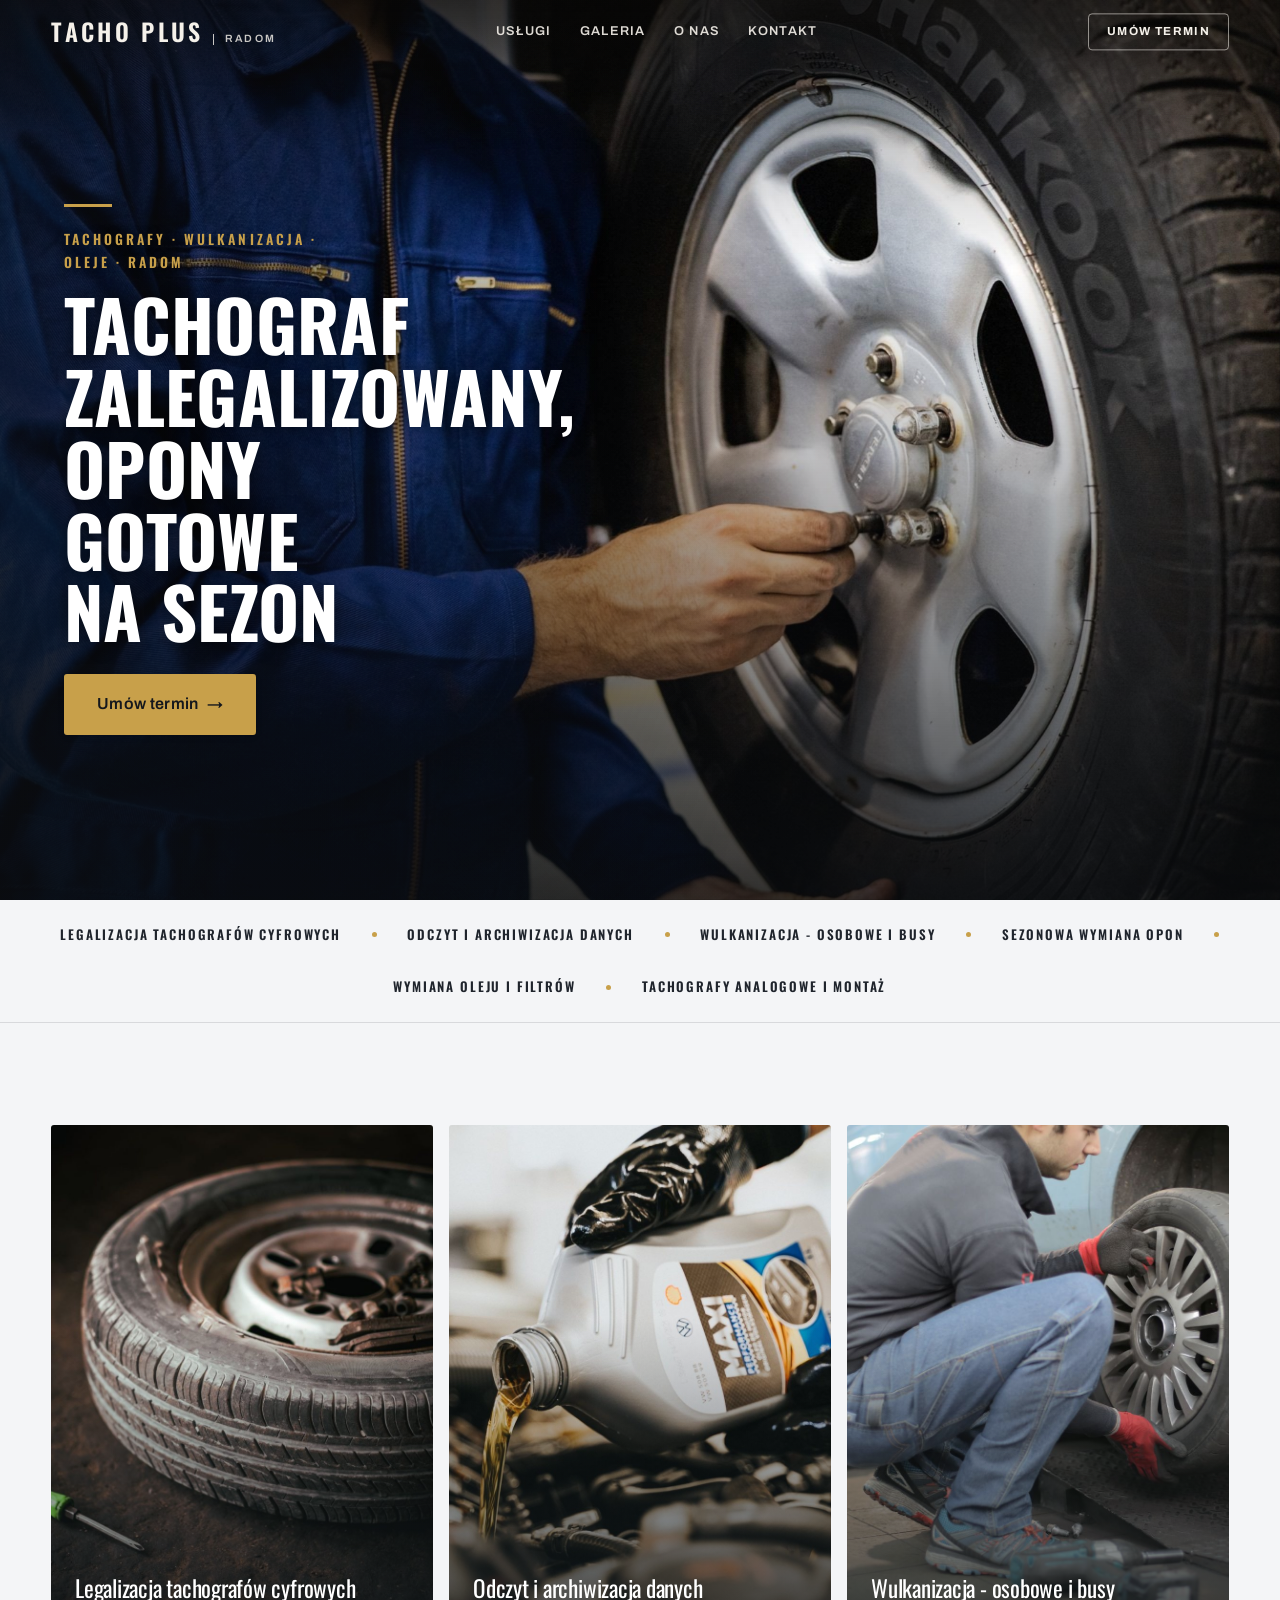
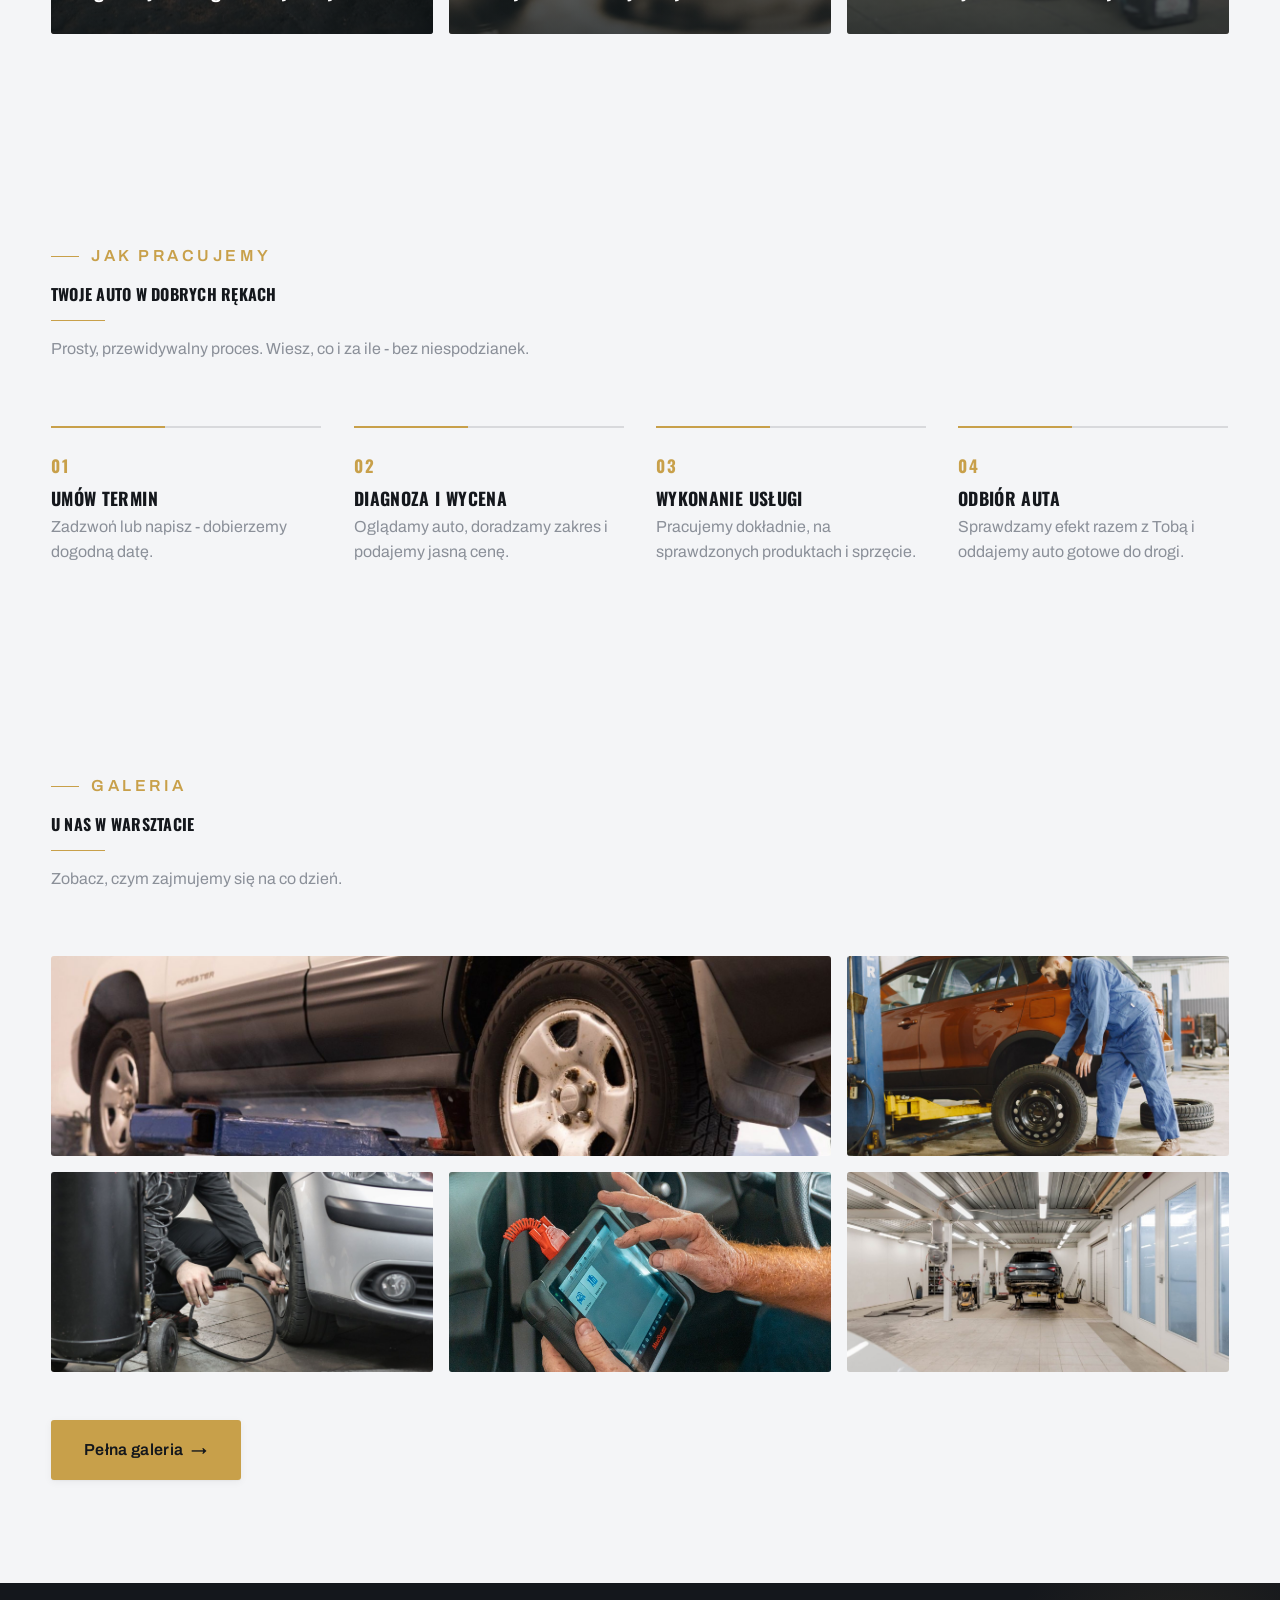
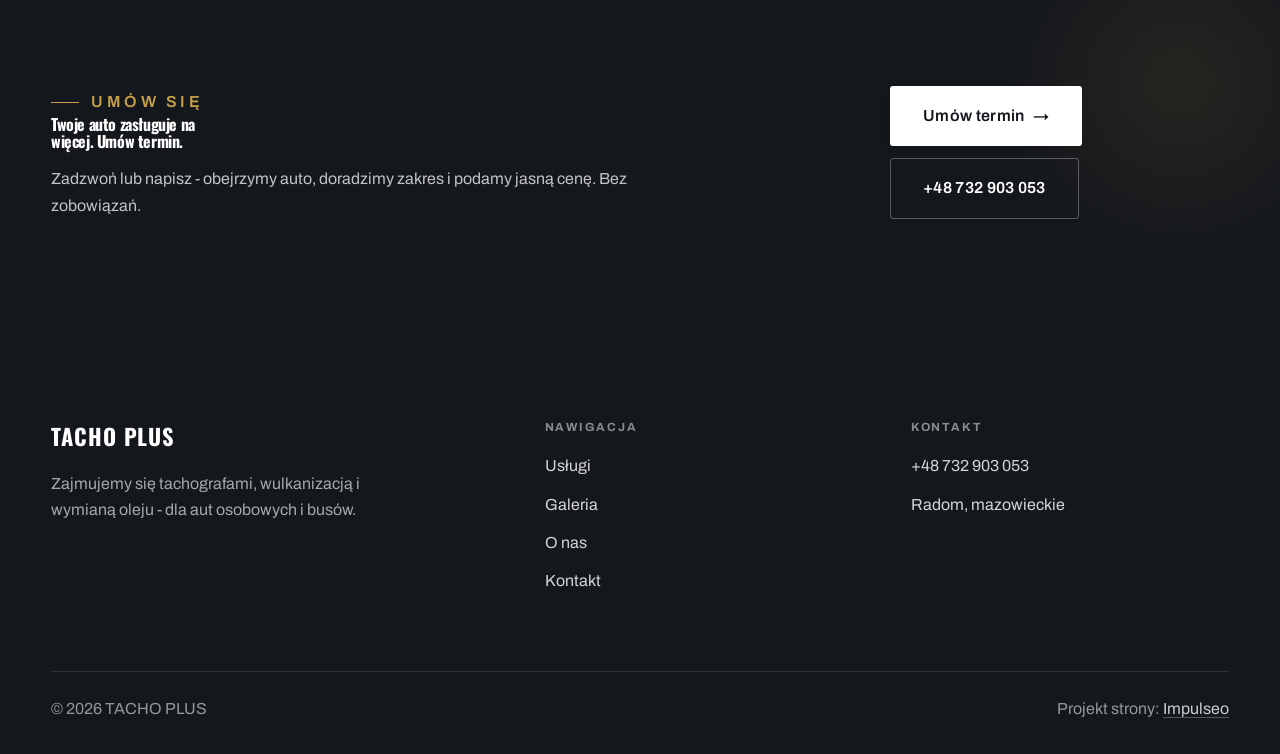
<file: index.html>
<!DOCTYPE html>
<html lang="pl">
<head>
<meta charset="UTF-8">
<meta name="viewport" content="width=device-width, initial-scale=1.0">
<title>TACHO PLUS - Tachografy, wulkanizacja i oleje · Radom</title>
<meta name="description" content="TACHO PLUS - tachografy, wulkanizacja i oleje w Radomiu, Aleja Wojska Polskiego 26B. Legalizacja i kalibracja tachografów cyfrowych, odczyt kart kierowców, naprawa i wymiana opon osobowych i do busów, wymiana oleju i filtrów. Zadzwoń i umów termin.">
<link rel="preconnect" href="https://fonts.googleapis.com">
<link rel="preconnect" href="https://fonts.gstatic.com" crossorigin>
<link href="https://fonts.googleapis.com/css2?family=Oswald:wght@500;600;700&family=Archivo:wght@400;500;600&display=swap" rel="stylesheet">
<link rel="stylesheet" href="assets/styles.css">
</head>
<body>

<header class="nav">
  <div class="wrap nav-inner">
    <a class="brand" href="index.html"><span class="name">TACHO PLUS</span><span class="sub">Radom</span></a>
    <nav class="nav-links">
      <a href="oferta.html">Usługi</a>
      <a href="realizacje.html">Galeria</a>
      <a href="o-nas.html">O nas</a>
      <a href="kontakt.html">Kontakt</a>
      <a href="kontakt.html" class="btn btn-accent">Umów termin</a>
    </nav>
    <button class="nav-toggle" aria-label="Menu"><span></span><span></span><span></span></button>
  </div>
</header>

<section class="hero-auto">
  <img class="ha-bg" src="img/hero.jpg" alt="TACHO PLUS">
  <div class="ha-veil"></div>
  <div class="ha-inner">
    <span class="ha-tick" aria-hidden="true"></span>
    <span class="ha-kicker">Tachografy · wulkanizacja · oleje · Radom</span>
    <h1 class="ha-claim">Tachograf zalegalizowany, opony gotowe na sezon</h1>
    <a href="kontakt.html" class="btn btn-accent ha-cta">Umów termin <span class="arr">→</span></a>
  </div>
</section>
<section class="spec-ribbon">
  <div class="wrap">
    <ul class="sr-row reveal"><li>Legalizacja tachografów cyfrowych</li><li>Odczyt i archiwizacja danych</li><li>Wulkanizacja - osobowe i busy</li><li>Sezonowa wymiana opon</li><li>Wymiana oleju i filtrów</li><li>Tachografy analogowe i montaż</li></ul>
  </div>
</section>
<section class="gateways-band">
  <div class="wrap">
    <div class="gateways">
      <a href="oferta.html" class="gateway reveal"><img src="img/g1.jpg" alt="Legalizacja tachografów cyfrowych" loading="lazy"><span class="g-ttl">Legalizacja tachografów cyfrowych</span></a>
      <a href="oferta.html" class="gateway reveal"><img src="img/g2.jpg" alt="Odczyt i archiwizacja danych" loading="lazy"><span class="g-ttl">Odczyt i archiwizacja danych</span></a>
      <a href="oferta.html" class="gateway reveal"><img src="img/g3.jpg" alt="Wulkanizacja - osobowe i busy" loading="lazy"><span class="g-ttl">Wulkanizacja - osobowe i busy</span></a>
    </div>
  </div>
</section>
<section class="auto-proc">
  <div class="wrap">
    <div class="head reveal">
      <span class="eyebrow">Jak pracujemy</span>
      <h2>Twoje auto w dobrych rękach</h2>
      <p>Prosty, przewidywalny proces. Wiesz, co i za ile - bez niespodzianek.</p>
    </div>
    <ol class="auto-proc-row">
      <li class="reveal"><span class="ap-no">01</span><h3>Umów termin</h3><p>Zadzwoń lub napisz - dobierzemy dogodną datę.</p></li>
      <li class="reveal"><span class="ap-no">02</span><h3>Diagnoza i wycena</h3><p>Oglądamy auto, doradzamy zakres i podajemy jasną cenę.</p></li>
      <li class="reveal"><span class="ap-no">03</span><h3>Wykonanie usługi</h3><p>Pracujemy dokładnie, na sprawdzonych produktach i sprzęcie.</p></li>
      <li class="reveal"><span class="ap-no">04</span><h3>Odbiór auta</h3><p>Sprawdzamy efekt razem z Tobą i oddajemy auto gotowe do drogi.</p></li>
    </ol>
  </div>
</section>
<section>
  <div class="wrap">
    <div class="head reveal">
      <span class="eyebrow">Galeria</span>
      <h2>U nas w warsztacie</h2>
      <p>Zobacz, czym zajmujemy się na co dzień.</p>
    </div>
    <div class="gallery">
      <div class="tile t-two3 reveal"><img src="img/g4.jpg" alt="Serwis osobowych" loading="lazy"><div class="cap">Serwis osobowych</div></div>
      <div class="tile t-third reveal"><img src="img/g5.jpg" alt="Osobowe i busy" loading="lazy"><div class="cap">Osobowe i busy</div></div>
      <div class="tile t-third reveal"><img src="img/g6.jpg" alt="Sezonowa wymiana" loading="lazy"><div class="cap">Sezonowa wymiana</div></div>
      <div class="tile t-third reveal"><img src="img/g7.jpg" alt="TACHO PLUS" loading="lazy"></div>
      <div class="tile t-third reveal"><img src="img/g8.jpg" alt="TACHO PLUS" loading="lazy"></div>
    </div>
    <div style="margin-top:var(--space-7)" class="reveal"><a href="realizacje.html" class="btn btn-accent">Pełna galeria <span class="arr">→</span></a></div>
  </div>
</section>
<section class="cta">
  <div class="wrap">
    <div class="reveal">
      <span class="eyebrow">Umów się</span>
      <h2>Twoje auto zasługuje na więcej. Umów termin.</h2>
      <p>Zadzwoń lub napisz - obejrzymy auto, doradzimy zakres i podamy jasną cenę. Bez zobowiązań.</p>
    </div>
    <div class="cta-actions reveal">
      <a href="kontakt.html" class="btn btn-light">Umów termin <span class="arr">→</span></a>
      <a href="tel:+48732903053" class="btn btn-ghost" style="color:#fff;border-color:rgba(255,255,255,.3)">+48 732 903 053</a>
    </div>
  </div>
</section>

<footer>
  <div class="wrap">
    <div class="foot-grid">
      <div class="foot-brand">
        <div class="name">TACHO PLUS</div>
        <p>Zajmujemy się tachografami, wulkanizacją i wymianą oleju - dla aut osobowych i busów.</p>
      </div>
      <div class="foot-col">
        <h4>Nawigacja</h4>
        <a href="oferta.html">Usługi</a>
        <a href="realizacje.html">Galeria</a>
        <a href="o-nas.html">O nas</a>
        <a href="kontakt.html">Kontakt</a>
      </div>
      <div class="foot-col">
        <h4>Kontakt</h4>
        <a href="tel:+48732903053">+48 732 903 053</a>
        <p>Radom, mazowieckie</p>
      </div>
    </div>
    <div class="foot-bot">
      <span>© 2026 TACHO PLUS</span>
      <span>Projekt strony: <a class="foot-credit" href="https://impulseo.pl" target="_blank" rel="noopener">Impulseo</a></span>
    </div>
  </div>
</footer>
<div class="sticky-reserve"><a class="sr-book" href="kontakt.html">Umów termin</a><a class="sr-call" href="tel:+48732903053" aria-label="Zadzwoń"><svg class="ico-tel" width="16" height="16" viewBox="0 0 24 24" fill="none" aria-hidden="true"><path d="M6.6 10.8a15.5 15.5 0 0 0 6.6 6.6l2.2-2.2a1 1 0 0 1 1-.24 11.4 11.4 0 0 0 3.6.58 1 1 0 0 1 1 1V20a1 1 0 0 1-1 1A17 17 0 0 1 3 4a1 1 0 0 1 1-1h3.5a1 1 0 0 1 1 1c0 1.25.2 2.46.58 3.6a1 1 0 0 1-.25 1l-2.23 2.2Z" fill="currentColor"/></svg></a></div>

<script src="assets/main.js"></script>
</body>
</html>
</file>
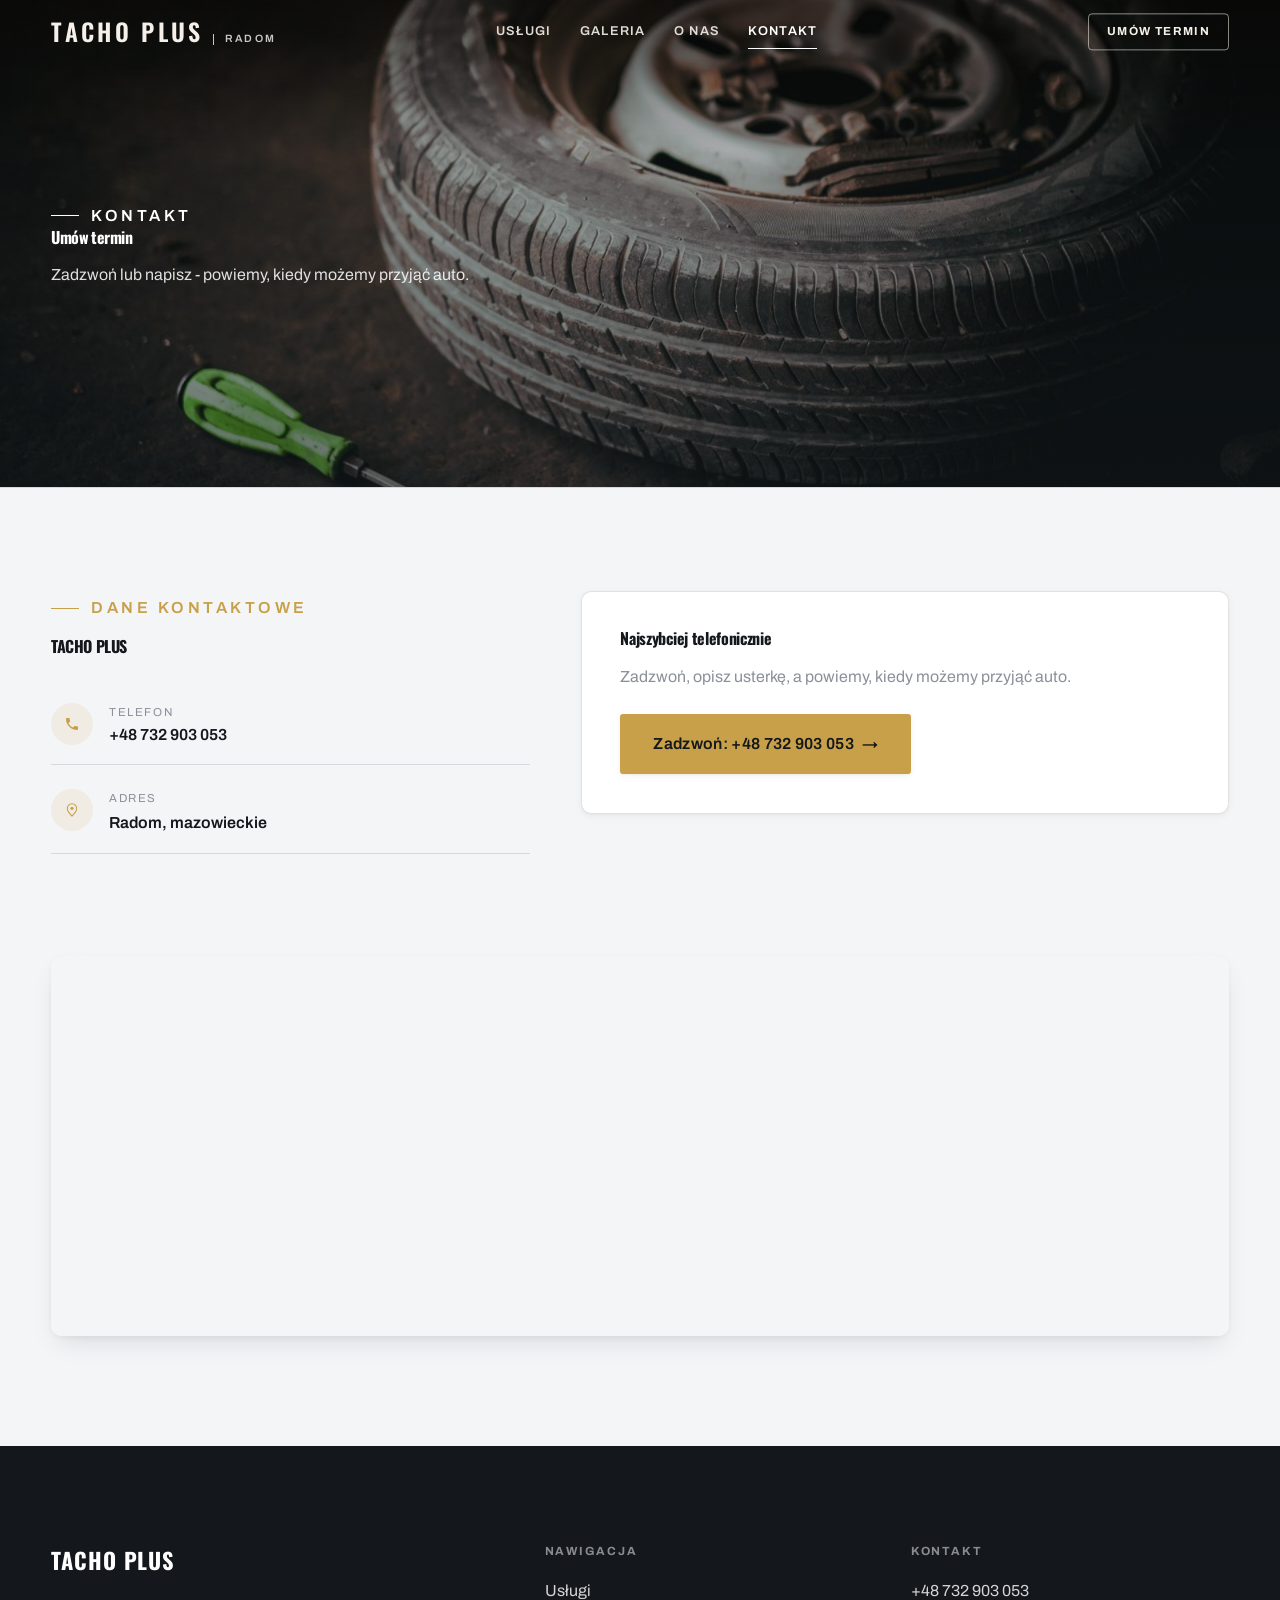
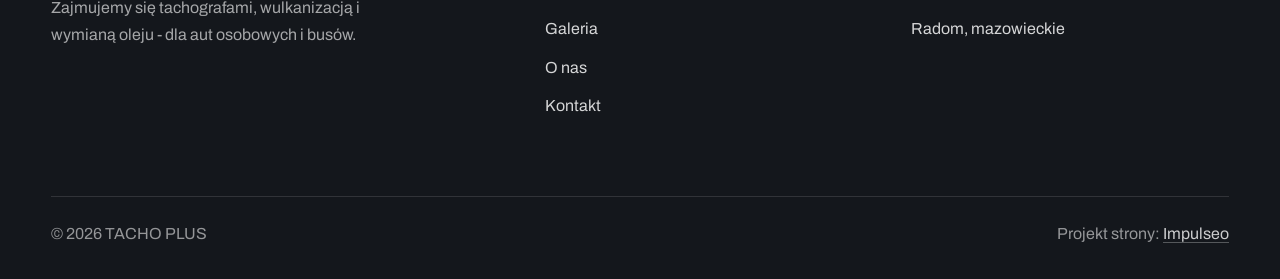
<file: kontakt.html>
<!DOCTYPE html>
<html lang="pl">
<head>
<meta charset="UTF-8">
<meta name="viewport" content="width=device-width, initial-scale=1.0">
<title>Kontakt - TACHO PLUS</title>
<meta name="description" content="Kontakt TACHO PLUS - Radom, mazowieckie">
<link rel="preconnect" href="https://fonts.googleapis.com">
<link rel="preconnect" href="https://fonts.gstatic.com" crossorigin>
<link href="https://fonts.googleapis.com/css2?family=Oswald:wght@500;600;700&family=Archivo:wght@400;500;600&display=swap" rel="stylesheet">
<link rel="stylesheet" href="assets/styles.css">
</head>
<body>

<header class="nav">
  <div class="wrap nav-inner">
    <a class="brand" href="index.html"><span class="name">TACHO PLUS</span><span class="sub">Radom</span></a>
    <nav class="nav-links">
      <a href="oferta.html">Usługi</a>
      <a href="realizacje.html">Galeria</a>
      <a href="o-nas.html">O nas</a>
      <a href="kontakt.html" class="active">Kontakt</a>
      <a href="kontakt.html" class="btn btn-accent">Umów termin</a>
    </nav>
    <button class="nav-toggle" aria-label="Menu"><span></span><span></span><span></span></button>
  </div>
</header>

<section class="pagehead">
  <img src="img/g1.jpg" alt="TACHO PLUS - Umów termin">
  <div class="wrap">
    <span class="eyebrow">Kontakt</span>
    <h1>Umów termin</h1>
    <p>Zadzwoń lub napisz - powiemy, kiedy możemy przyjąć auto.</p>
  </div>
</section>
<section>
  <div class="wrap contact-grid">
    <div class="reveal">
      <span class="eyebrow">Dane kontaktowe</span>
      <h2 style="margin:var(--space-4) 0 var(--space-6)">TACHO PLUS</h2>
      <div class="info-list">
        <div class="info-row"><div class="ic"><svg class="ico-tel" width="16" height="16" viewBox="0 0 24 24" fill="none" aria-hidden="true"><path d="M6.6 10.8a15.5 15.5 0 0 0 6.6 6.6l2.2-2.2a1 1 0 0 1 1-.24 11.4 11.4 0 0 0 3.6.58 1 1 0 0 1 1 1V20a1 1 0 0 1-1 1A17 17 0 0 1 3 4a1 1 0 0 1 1-1h3.5a1 1 0 0 1 1 1c0 1.25.2 2.46.58 3.6a1 1 0 0 1-.25 1l-2.23 2.2Z" fill="currentColor"/></svg></div><div><div class="lbl">Telefon</div><a class="val" href="tel:+48732903053">+48 732 903 053</a></div></div>
        <div class="info-row"><div class="ic"><svg class="ico-pin" width="16" height="16" viewBox="0 0 24 24" fill="none" aria-hidden="true"><path d="M12 21s7-6.1 7-11.5A7 7 0 0 0 5 9.5C5 14.9 12 21 12 21Z" stroke="currentColor" stroke-width="1.6" fill="none"/><circle cx="12" cy="9.5" r="2.4" fill="currentColor"/></svg></div><div><div class="lbl">Adres</div><div class="val">Radom, mazowieckie</div></div></div>
      </div>
    </div>
    <div class="reveal">
      <div class="form">
        <h3 style="margin-bottom:var(--space-4)">Najszybciej telefonicznie</h3>
        <p class="muted" style="margin-bottom:var(--space-5)">Zadzwoń, opisz usterkę, a powiemy, kiedy możemy przyjąć auto.</p>
        <a href="tel:+48732903053" class="btn btn-accent" style="justify-content:center">Zadzwoń: +48 732 903 053 <span class="arr">→</span></a>
      </div>
    </div>
  </div>
</section>
<section style="padding-top:0">
  <div class="wrap reveal">
    <iframe class="map" title="TACHO PLUS - Radom" src="https://maps.google.com/maps?q=51.3835209%2C21.1856568&z=15&output=embed" loading="lazy" referrerpolicy="no-referrer-when-downgrade"></iframe>
  </div>
</section>

<footer>
  <div class="wrap">
    <div class="foot-grid">
      <div class="foot-brand">
        <div class="name">TACHO PLUS</div>
        <p>Zajmujemy się tachografami, wulkanizacją i wymianą oleju - dla aut osobowych i busów.</p>
      </div>
      <div class="foot-col">
        <h4>Nawigacja</h4>
        <a href="oferta.html">Usługi</a>
        <a href="realizacje.html">Galeria</a>
        <a href="o-nas.html">O nas</a>
        <a href="kontakt.html">Kontakt</a>
      </div>
      <div class="foot-col">
        <h4>Kontakt</h4>
        <a href="tel:+48732903053">+48 732 903 053</a>
        <p>Radom, mazowieckie</p>
      </div>
    </div>
    <div class="foot-bot">
      <span>© 2026 TACHO PLUS</span>
      <span>Projekt strony: <a class="foot-credit" href="https://impulseo.pl" target="_blank" rel="noopener">Impulseo</a></span>
    </div>
  </div>
</footer>
<div class="sticky-reserve"><a class="sr-book" href="kontakt.html">Umów termin</a><a class="sr-call" href="tel:+48732903053" aria-label="Zadzwoń"><svg class="ico-tel" width="16" height="16" viewBox="0 0 24 24" fill="none" aria-hidden="true"><path d="M6.6 10.8a15.5 15.5 0 0 0 6.6 6.6l2.2-2.2a1 1 0 0 1 1-.24 11.4 11.4 0 0 0 3.6.58 1 1 0 0 1 1 1V20a1 1 0 0 1-1 1A17 17 0 0 1 3 4a1 1 0 0 1 1-1h3.5a1 1 0 0 1 1 1c0 1.25.2 2.46.58 3.6a1 1 0 0 1-.25 1l-2.23 2.2Z" fill="currentColor"/></svg></a></div>

<script src="assets/main.js"></script>
</body>
</html>
</file>
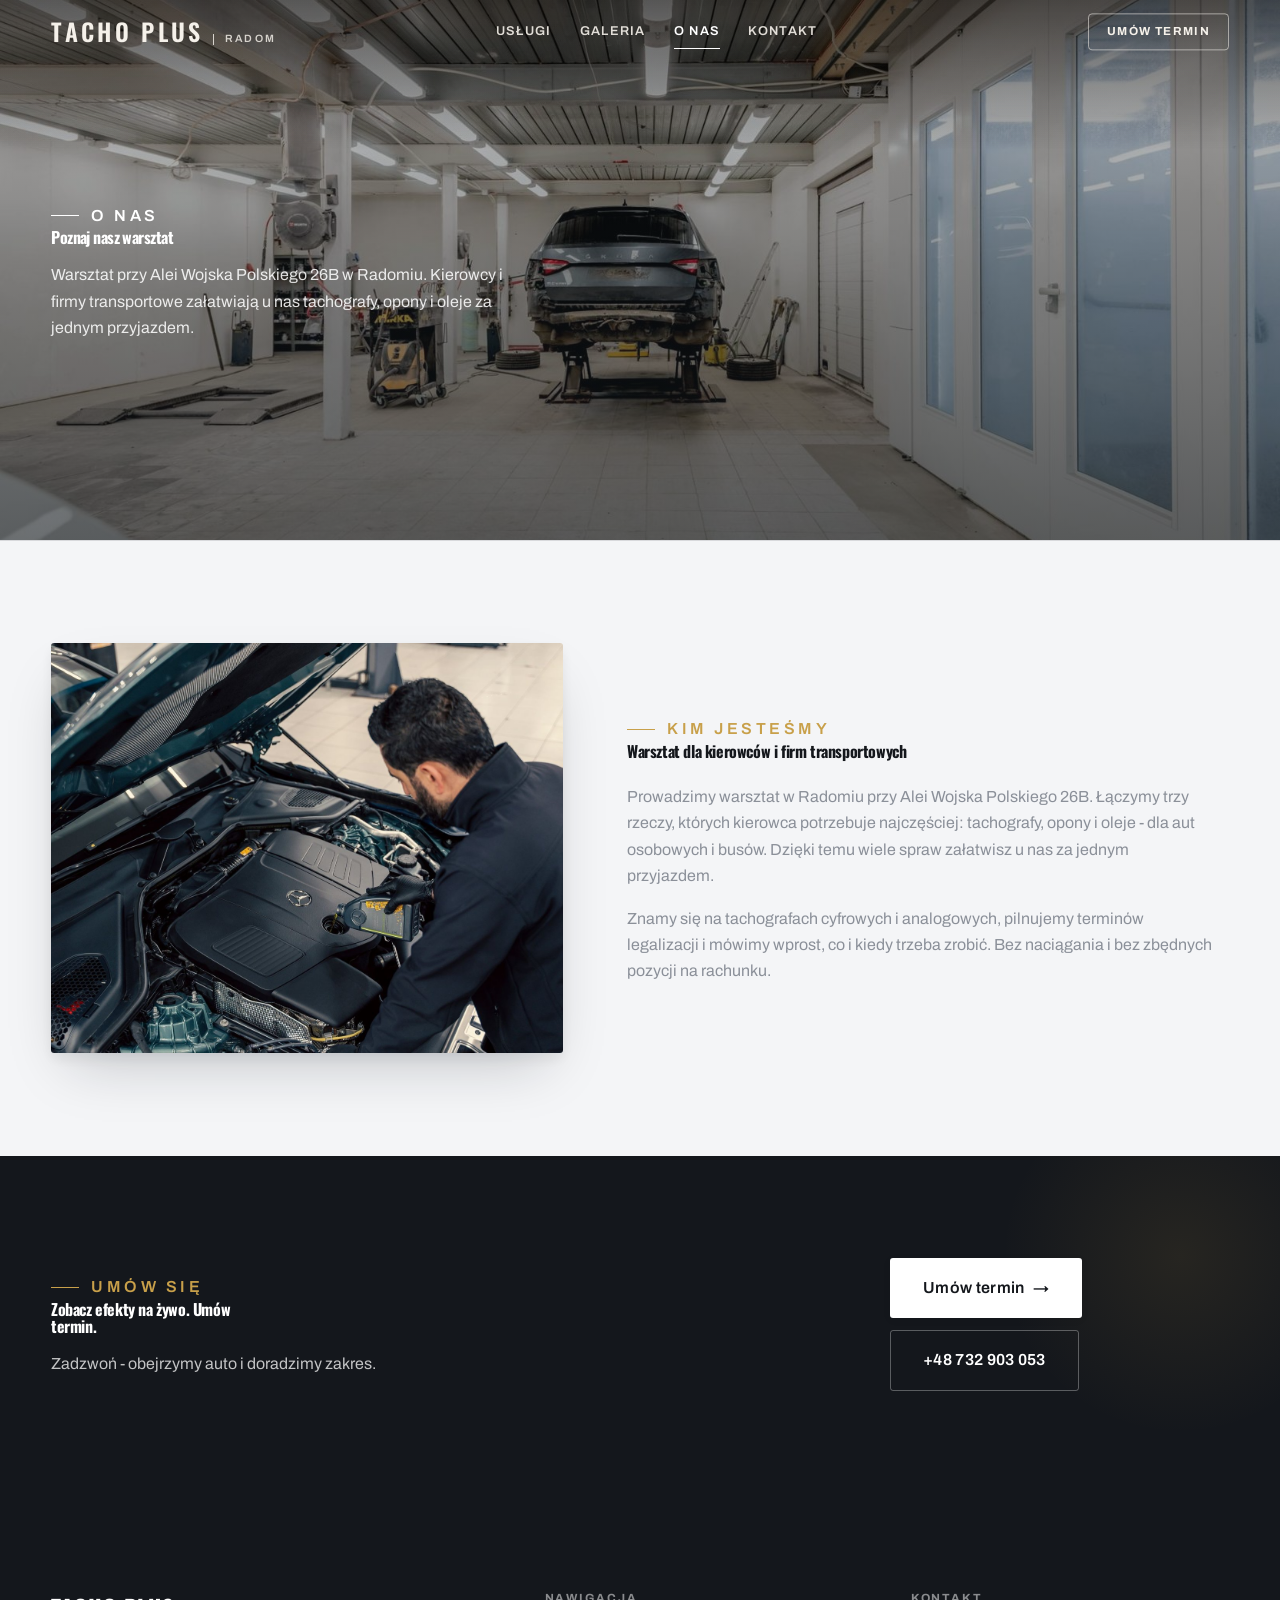
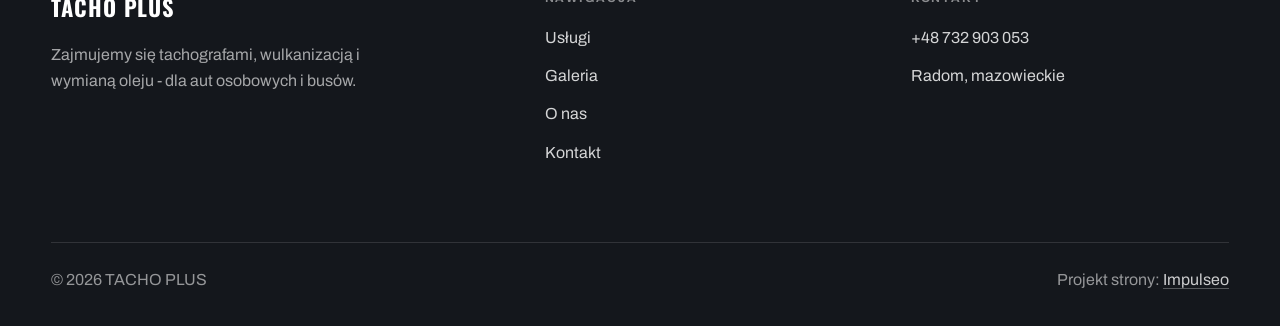
<file: o-nas.html>
<!DOCTYPE html>
<html lang="pl">
<head>
<meta charset="UTF-8">
<meta name="viewport" content="width=device-width, initial-scale=1.0">
<title>O nas - TACHO PLUS</title>
<meta name="description" content="TACHO PLUS - tachografy, wulkanizacja i oleje w Radomiu, Aleja Wojska Polskiego 26B. Legalizacja i kalibracja tachografów cyfrowych, odczyt kart kierowców, naprawa i wymiana opon osobowych i do busów, wymiana oleju i filtrów. Zadzwoń i umów termin.">
<link rel="preconnect" href="https://fonts.googleapis.com">
<link rel="preconnect" href="https://fonts.gstatic.com" crossorigin>
<link href="https://fonts.googleapis.com/css2?family=Oswald:wght@500;600;700&family=Archivo:wght@400;500;600&display=swap" rel="stylesheet">
<link rel="stylesheet" href="assets/styles.css">
</head>
<body>

<header class="nav">
  <div class="wrap nav-inner">
    <a class="brand" href="index.html"><span class="name">TACHO PLUS</span><span class="sub">Radom</span></a>
    <nav class="nav-links">
      <a href="oferta.html">Usługi</a>
      <a href="realizacje.html">Galeria</a>
      <a href="o-nas.html" class="active">O nas</a>
      <a href="kontakt.html">Kontakt</a>
      <a href="kontakt.html" class="btn btn-accent">Umów termin</a>
    </nav>
    <button class="nav-toggle" aria-label="Menu"><span></span><span></span><span></span></button>
  </div>
</header>

<section class="pagehead">
  <img src="img/g8.jpg" alt="TACHO PLUS - Poznaj nasz warsztat">
  <div class="wrap">
    <span class="eyebrow">O nas</span>
    <h1>Poznaj nasz warsztat</h1>
    <p>Warsztat przy Alei Wojska Polskiego 26B w Radomiu. Kierowcy i firmy transportowe załatwiają u nas tachografy, opony i oleje za jednym przyjazdem.</p>
  </div>
</section>
<section>
  <div class="wrap split">
    <div class="split-art reveal"><img src="img/about.jpg" alt="TACHO PLUS" loading="lazy"></div>
    <div class="split-copy reveal">
      <span class="eyebrow">Kim jesteśmy</span>
      <h2>Warsztat dla kierowców i firm transportowych</h2>
      <p class="muted">Prowadzimy warsztat w Radomiu przy Alei Wojska Polskiego 26B. Łączymy trzy rzeczy, których kierowca potrzebuje najczęściej: tachografy, opony i oleje - dla aut osobowych i busów. Dzięki temu wiele spraw załatwisz u nas za jednym przyjazdem.</p>
      <p class="muted">Znamy się na tachografach cyfrowych i analogowych, pilnujemy terminów legalizacji i mówimy wprost, co i kiedy trzeba zrobić. Bez naciągania i bez zbędnych pozycji na rachunku.</p>
    </div>
  </div>
</section>


<section class="cta">
  <div class="wrap">
    <div class="reveal">
      <span class="eyebrow">Umów się</span>
      <h2>Zobacz efekty na żywo. Umów termin.</h2>
      <p>Zadzwoń - obejrzymy auto i doradzimy zakres.</p>
    </div>
    <div class="cta-actions reveal">
      <a href="kontakt.html" class="btn btn-light">Umów termin <span class="arr">→</span></a>
      <a href="tel:+48732903053" class="btn btn-ghost" style="color:#fff;border-color:rgba(255,255,255,.3)">+48 732 903 053</a>
    </div>
  </div>
</section>

<footer>
  <div class="wrap">
    <div class="foot-grid">
      <div class="foot-brand">
        <div class="name">TACHO PLUS</div>
        <p>Zajmujemy się tachografami, wulkanizacją i wymianą oleju - dla aut osobowych i busów.</p>
      </div>
      <div class="foot-col">
        <h4>Nawigacja</h4>
        <a href="oferta.html">Usługi</a>
        <a href="realizacje.html">Galeria</a>
        <a href="o-nas.html">O nas</a>
        <a href="kontakt.html">Kontakt</a>
      </div>
      <div class="foot-col">
        <h4>Kontakt</h4>
        <a href="tel:+48732903053">+48 732 903 053</a>
        <p>Radom, mazowieckie</p>
      </div>
    </div>
    <div class="foot-bot">
      <span>© 2026 TACHO PLUS</span>
      <span>Projekt strony: <a class="foot-credit" href="https://impulseo.pl" target="_blank" rel="noopener">Impulseo</a></span>
    </div>
  </div>
</footer>
<div class="sticky-reserve"><a class="sr-book" href="kontakt.html">Umów termin</a><a class="sr-call" href="tel:+48732903053" aria-label="Zadzwoń"><svg class="ico-tel" width="16" height="16" viewBox="0 0 24 24" fill="none" aria-hidden="true"><path d="M6.6 10.8a15.5 15.5 0 0 0 6.6 6.6l2.2-2.2a1 1 0 0 1 1-.24 11.4 11.4 0 0 0 3.6.58 1 1 0 0 1 1 1V20a1 1 0 0 1-1 1A17 17 0 0 1 3 4a1 1 0 0 1 1-1h3.5a1 1 0 0 1 1 1c0 1.25.2 2.46.58 3.6a1 1 0 0 1-.25 1l-2.23 2.2Z" fill="currentColor"/></svg></a></div>

<script src="assets/main.js"></script>
</body>
</html>
</file>
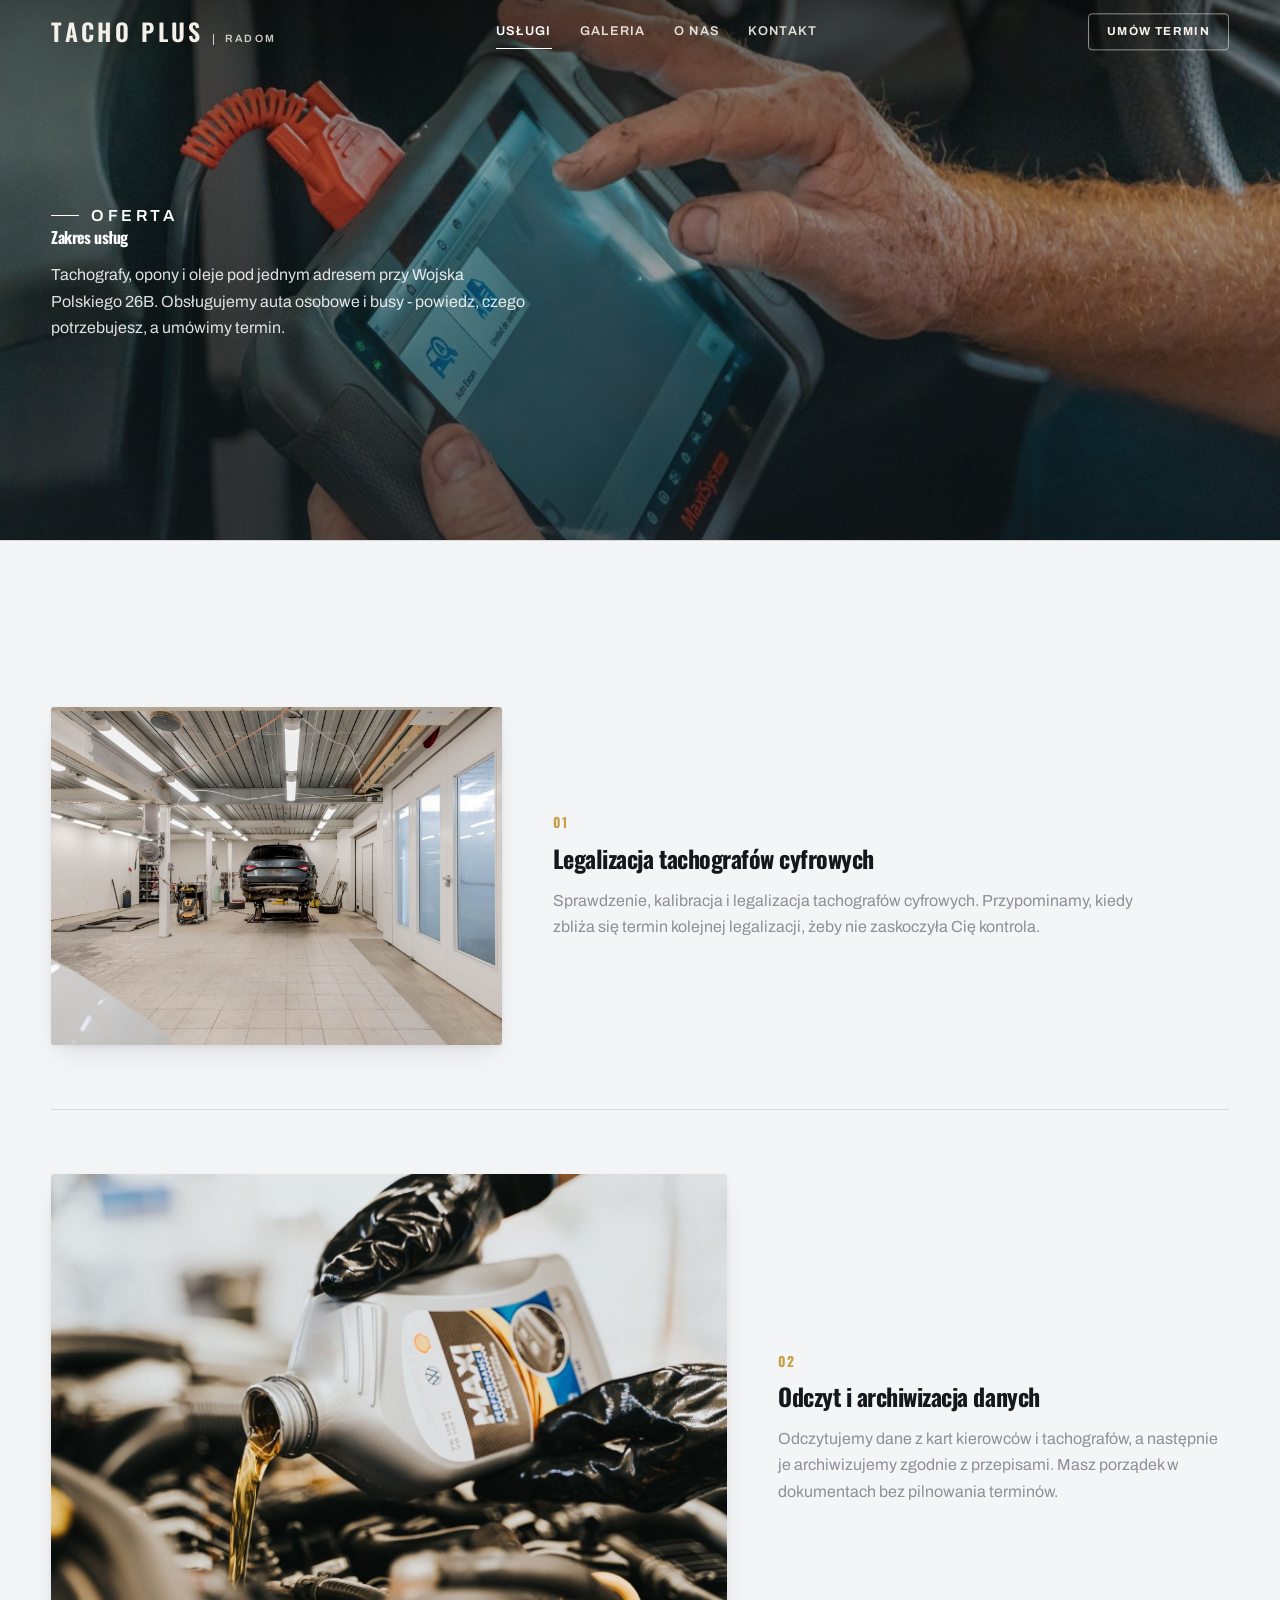
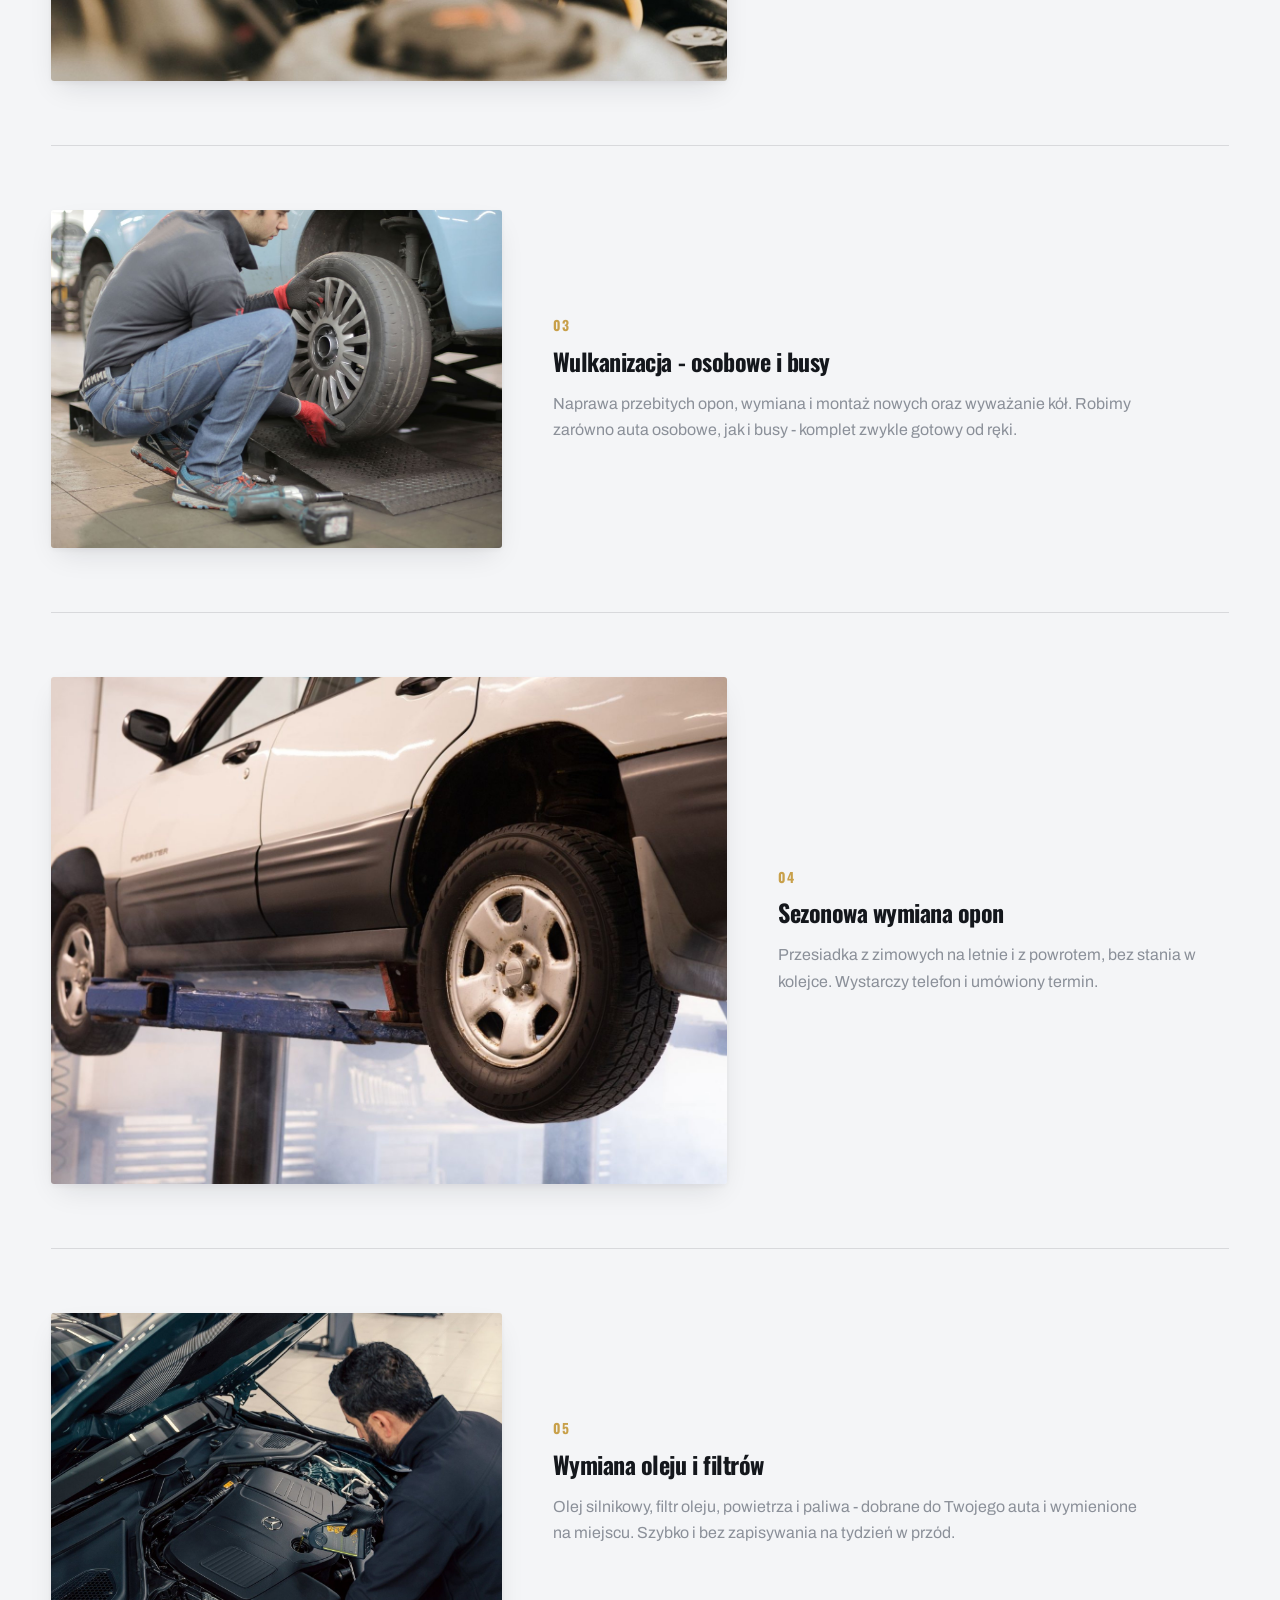
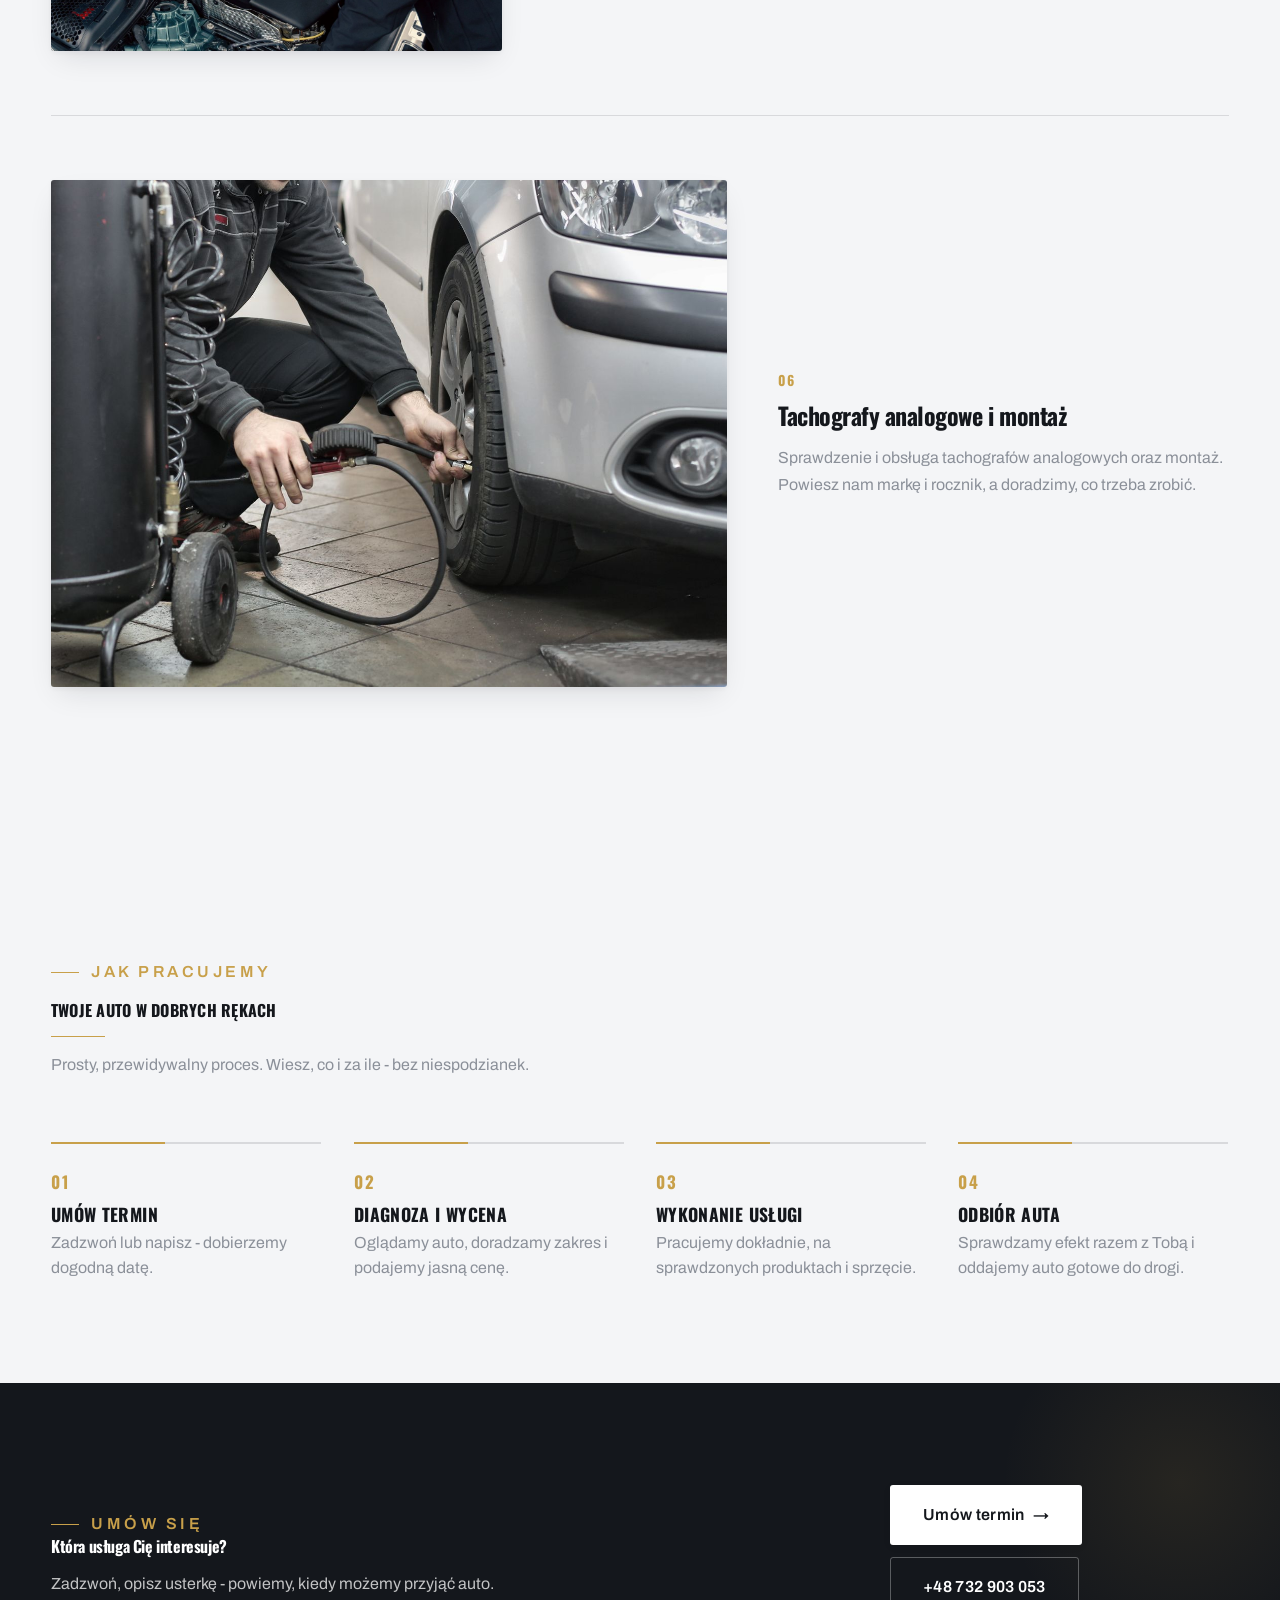
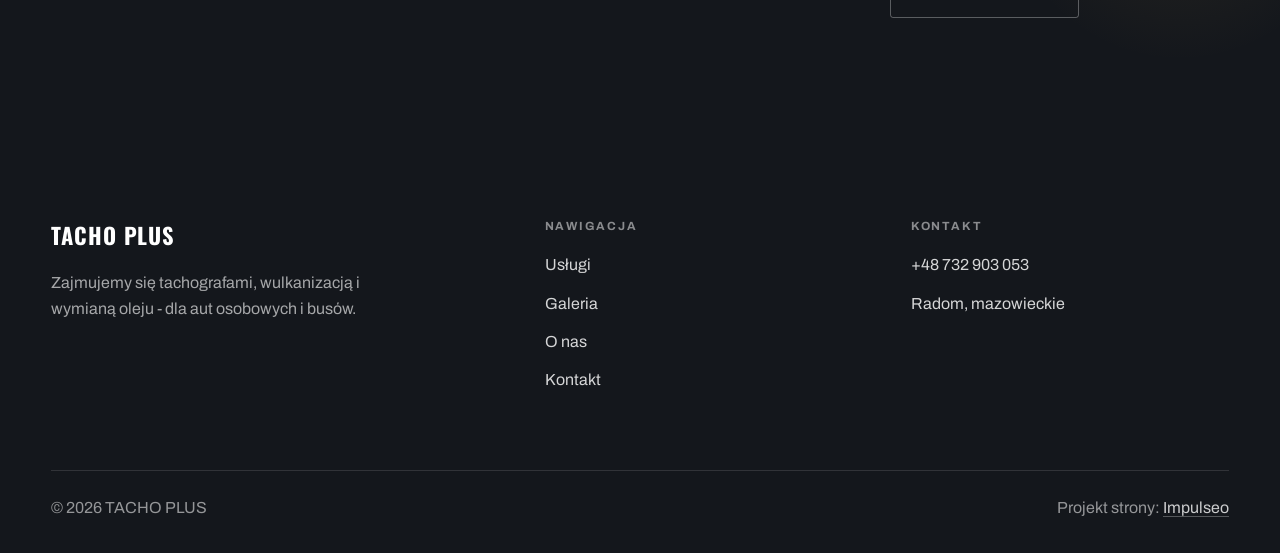
<file: oferta.html>
<!DOCTYPE html>
<html lang="pl">
<head>
<meta charset="UTF-8">
<meta name="viewport" content="width=device-width, initial-scale=1.0">
<title>Oferta - TACHO PLUS</title>
<meta name="description" content="TACHO PLUS - tachografy, wulkanizacja i oleje w Radomiu, Aleja Wojska Polskiego 26B. Legalizacja i kalibracja tachografów cyfrowych, odczyt kart kierowców, naprawa i wymiana opon osobowych i do busów, wymiana oleju i filtrów. Zadzwoń i umów termin.">
<link rel="preconnect" href="https://fonts.googleapis.com">
<link rel="preconnect" href="https://fonts.gstatic.com" crossorigin>
<link href="https://fonts.googleapis.com/css2?family=Oswald:wght@500;600;700&family=Archivo:wght@400;500;600&display=swap" rel="stylesheet">
<link rel="stylesheet" href="assets/styles.css">
</head>
<body>

<header class="nav">
  <div class="wrap nav-inner">
    <a class="brand" href="index.html"><span class="name">TACHO PLUS</span><span class="sub">Radom</span></a>
    <nav class="nav-links">
      <a href="oferta.html" class="active">Usługi</a>
      <a href="realizacje.html">Galeria</a>
      <a href="o-nas.html">O nas</a>
      <a href="kontakt.html">Kontakt</a>
      <a href="kontakt.html" class="btn btn-accent">Umów termin</a>
    </nav>
    <button class="nav-toggle" aria-label="Menu"><span></span><span></span><span></span></button>
  </div>
</header>

<section class="pagehead">
  <img src="img/g7.jpg" alt="TACHO PLUS - Zakres usług">
  <div class="wrap">
    <span class="eyebrow">Oferta</span>
    <h1>Zakres usług</h1>
    <p>Tachografy, opony i oleje pod jednym adresem przy Wojska Polskiego 26B. Obsługujemy auta osobowe i busy - powiedz, czego potrzebujesz, a umówimy termin.</p>
  </div>
</section>
<section>
  <div class="wrap">
    <div class="svc-row reveal">
      <div class="svc-row-art"><img src="img/g8.jpg" alt="Legalizacja tachografów cyfrowych" loading="lazy"></div>
      <div>
        <span class="num">01</span>
        <h3>Legalizacja tachografów cyfrowych</h3>
        <p class="muted">Sprawdzenie, kalibracja i legalizacja tachografów cyfrowych. Przypominamy, kiedy zbliża się termin kolejnej legalizacji, żeby nie zaskoczyła Cię kontrola.</p>
      </div>
    </div>
    <div class="svc-row rev reveal">
      <div class="svc-row-art"><img src="img/g2.jpg" alt="Odczyt i archiwizacja danych" loading="lazy"></div>
      <div>
        <span class="num">02</span>
        <h3>Odczyt i archiwizacja danych</h3>
        <p class="muted">Odczytujemy dane z kart kierowców i tachografów, a następnie je archiwizujemy zgodnie z przepisami. Masz porządek w dokumentach bez pilnowania terminów.</p>
      </div>
    </div>
    <div class="svc-row reveal">
      <div class="svc-row-art"><img src="img/g3.jpg" alt="Wulkanizacja - osobowe i busy" loading="lazy"></div>
      <div>
        <span class="num">03</span>
        <h3>Wulkanizacja - osobowe i busy</h3>
        <p class="muted">Naprawa przebitych opon, wymiana i montaż nowych oraz wyważanie kół. Robimy zarówno auta osobowe, jak i busy - komplet zwykle gotowy od ręki.</p>
      </div>
    </div>
    <div class="svc-row rev reveal">
      <div class="svc-row-art"><img src="img/g4.jpg" alt="Sezonowa wymiana opon" loading="lazy"></div>
      <div>
        <span class="num">04</span>
        <h3>Sezonowa wymiana opon</h3>
        <p class="muted">Przesiadka z zimowych na letnie i z powrotem, bez stania w kolejce. Wystarczy telefon i umówiony termin.</p>
      </div>
    </div>
    <div class="svc-row reveal">
      <div class="svc-row-art"><img src="img/about.jpg" alt="Wymiana oleju i filtrów" loading="lazy"></div>
      <div>
        <span class="num">05</span>
        <h3>Wymiana oleju i filtrów</h3>
        <p class="muted">Olej silnikowy, filtr oleju, powietrza i paliwa - dobrane do Twojego auta i wymienione na miejscu. Szybko i bez zapisywania na tydzień w przód.</p>
      </div>
    </div>
    <div class="svc-row rev reveal">
      <div class="svc-row-art"><img src="img/g6.jpg" alt="Tachografy analogowe i montaż" loading="lazy"></div>
      <div>
        <span class="num">06</span>
        <h3>Tachografy analogowe i montaż</h3>
        <p class="muted">Sprawdzenie i obsługa tachografów analogowych oraz montaż. Powiesz nam markę i rocznik, a doradzimy, co trzeba zrobić.</p>
      </div>
    </div>
  </div>
</section>
<section class="auto-proc">
  <div class="wrap">
    <div class="head reveal">
      <span class="eyebrow">Jak pracujemy</span>
      <h2>Twoje auto w dobrych rękach</h2>
      <p>Prosty, przewidywalny proces. Wiesz, co i za ile - bez niespodzianek.</p>
    </div>
    <ol class="auto-proc-row">
      <li class="reveal"><span class="ap-no">01</span><h3>Umów termin</h3><p>Zadzwoń lub napisz - dobierzemy dogodną datę.</p></li>
      <li class="reveal"><span class="ap-no">02</span><h3>Diagnoza i wycena</h3><p>Oglądamy auto, doradzamy zakres i podajemy jasną cenę.</p></li>
      <li class="reveal"><span class="ap-no">03</span><h3>Wykonanie usługi</h3><p>Pracujemy dokładnie, na sprawdzonych produktach i sprzęcie.</p></li>
      <li class="reveal"><span class="ap-no">04</span><h3>Odbiór auta</h3><p>Sprawdzamy efekt razem z Tobą i oddajemy auto gotowe do drogi.</p></li>
    </ol>
  </div>
</section>
<section class="cta">
  <div class="wrap">
    <div class="reveal">
      <span class="eyebrow">Umów się</span>
      <h2>Która usługa Cię interesuje?</h2>
      <p>Zadzwoń, opisz usterkę - powiemy, kiedy możemy przyjąć auto.</p>
    </div>
    <div class="cta-actions reveal">
      <a href="kontakt.html" class="btn btn-light">Umów termin <span class="arr">→</span></a>
      <a href="tel:+48732903053" class="btn btn-ghost" style="color:#fff;border-color:rgba(255,255,255,.3)">+48 732 903 053</a>
    </div>
  </div>
</section>

<footer>
  <div class="wrap">
    <div class="foot-grid">
      <div class="foot-brand">
        <div class="name">TACHO PLUS</div>
        <p>Zajmujemy się tachografami, wulkanizacją i wymianą oleju - dla aut osobowych i busów.</p>
      </div>
      <div class="foot-col">
        <h4>Nawigacja</h4>
        <a href="oferta.html">Usługi</a>
        <a href="realizacje.html">Galeria</a>
        <a href="o-nas.html">O nas</a>
        <a href="kontakt.html">Kontakt</a>
      </div>
      <div class="foot-col">
        <h4>Kontakt</h4>
        <a href="tel:+48732903053">+48 732 903 053</a>
        <p>Radom, mazowieckie</p>
      </div>
    </div>
    <div class="foot-bot">
      <span>© 2026 TACHO PLUS</span>
      <span>Projekt strony: <a class="foot-credit" href="https://impulseo.pl" target="_blank" rel="noopener">Impulseo</a></span>
    </div>
  </div>
</footer>
<div class="sticky-reserve"><a class="sr-book" href="kontakt.html">Umów termin</a><a class="sr-call" href="tel:+48732903053" aria-label="Zadzwoń"><svg class="ico-tel" width="16" height="16" viewBox="0 0 24 24" fill="none" aria-hidden="true"><path d="M6.6 10.8a15.5 15.5 0 0 0 6.6 6.6l2.2-2.2a1 1 0 0 1 1-.24 11.4 11.4 0 0 0 3.6.58 1 1 0 0 1 1 1V20a1 1 0 0 1-1 1A17 17 0 0 1 3 4a1 1 0 0 1 1-1h3.5a1 1 0 0 1 1 1c0 1.25.2 2.46.58 3.6a1 1 0 0 1-.25 1l-2.23 2.2Z" fill="currentColor"/></svg></a></div>

<script src="assets/main.js"></script>
</body>
</html>
</file>
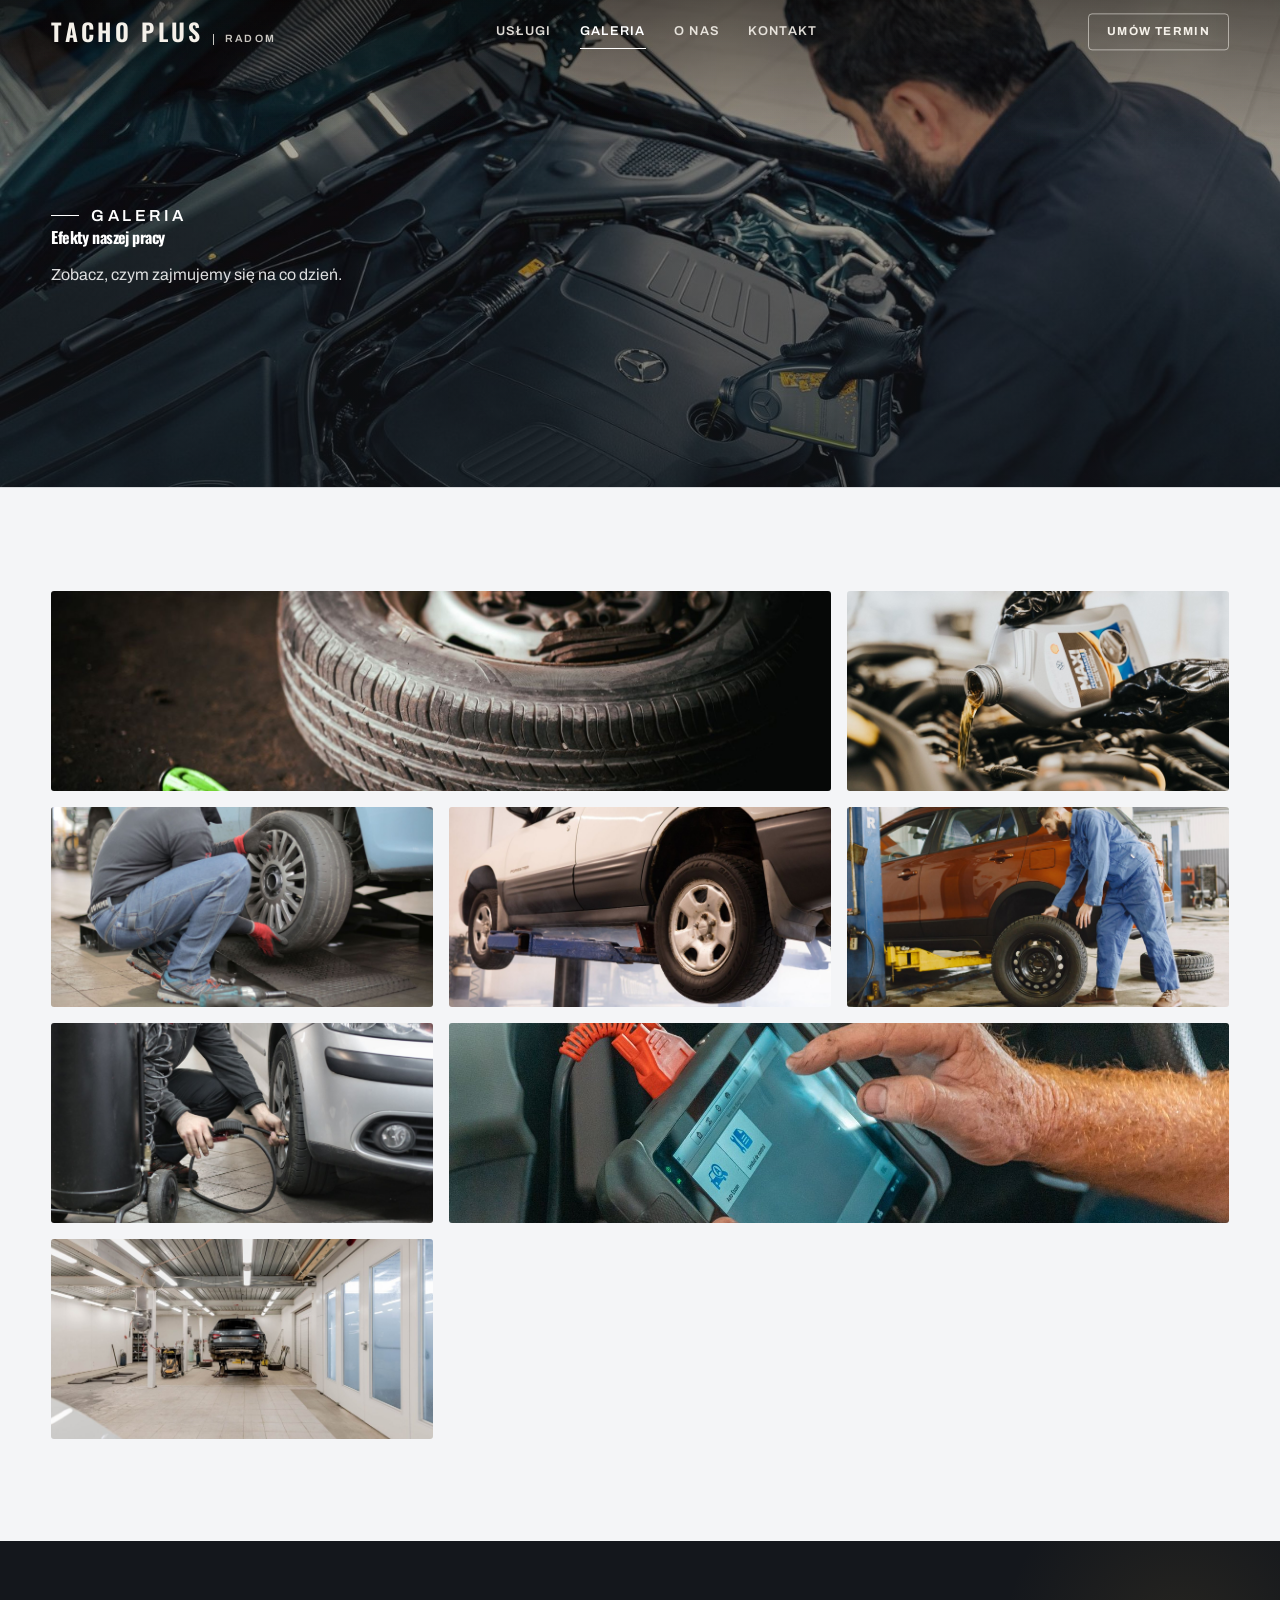
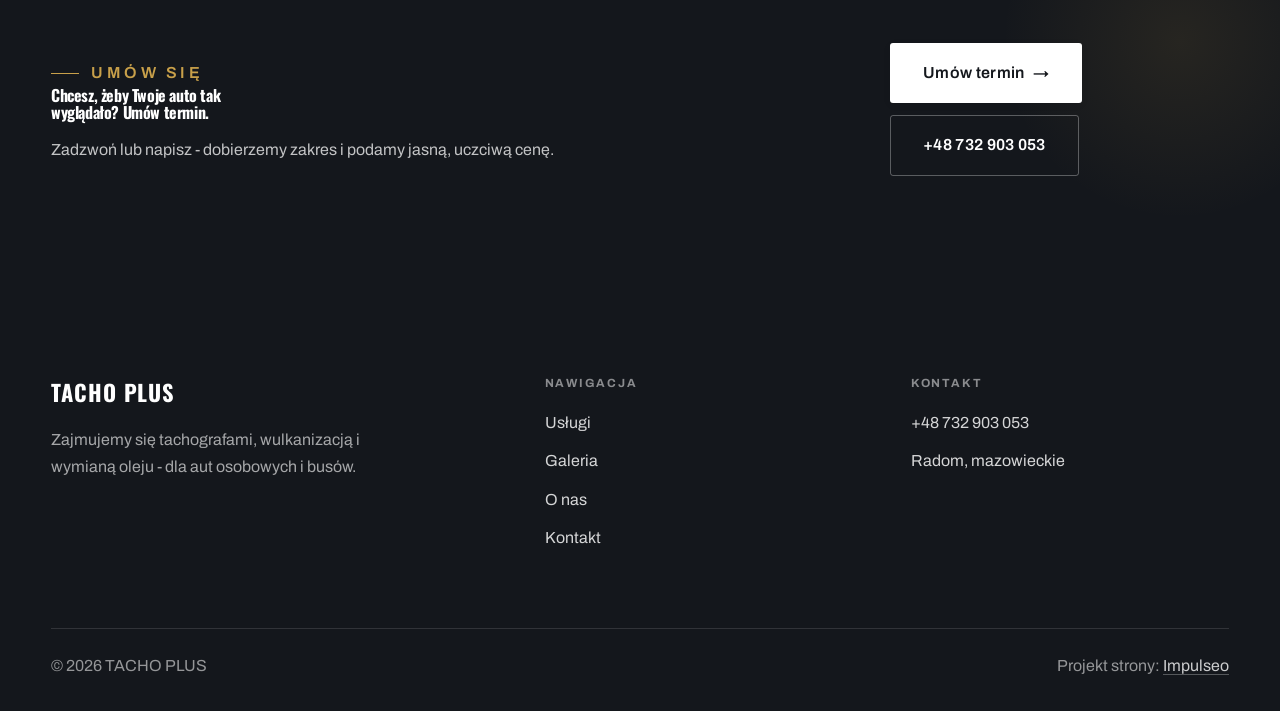
<file: realizacje.html>
<!DOCTYPE html>
<html lang="pl">
<head>
<meta charset="UTF-8">
<meta name="viewport" content="width=device-width, initial-scale=1.0">
<title>Galeria - TACHO PLUS</title>
<meta name="description" content="Galeria TACHO PLUS: Wulkanizacja i opony, Wymiana oleju, Tachografy, Serwis osobowych, Osobowe i busy">
<link rel="preconnect" href="https://fonts.googleapis.com">
<link rel="preconnect" href="https://fonts.gstatic.com" crossorigin>
<link href="https://fonts.googleapis.com/css2?family=Oswald:wght@500;600;700&family=Archivo:wght@400;500;600&display=swap" rel="stylesheet">
<link rel="stylesheet" href="assets/styles.css">
</head>
<body>

<header class="nav">
  <div class="wrap nav-inner">
    <a class="brand" href="index.html"><span class="name">TACHO PLUS</span><span class="sub">Radom</span></a>
    <nav class="nav-links">
      <a href="oferta.html">Usługi</a>
      <a href="realizacje.html" class="active">Galeria</a>
      <a href="o-nas.html">O nas</a>
      <a href="kontakt.html">Kontakt</a>
      <a href="kontakt.html" class="btn btn-accent">Umów termin</a>
    </nav>
    <button class="nav-toggle" aria-label="Menu"><span></span><span></span><span></span></button>
  </div>
</header>

<section class="pagehead">
  <img src="img/about.jpg" alt="TACHO PLUS - Efekty naszej pracy">
  <div class="wrap">
    <span class="eyebrow">Galeria</span>
    <h1>Efekty naszej pracy</h1>
    <p>Zobacz, czym zajmujemy się na co dzień.</p>
  </div>
</section>
<section>
  <div class="wrap">
    <div class="gallery">
      <div class="tile t-two3 reveal"><img src="img/g1.jpg" alt="Wulkanizacja i opony" loading="lazy"><div class="cap">Wulkanizacja i opony</div></div>
      <div class="tile t-third reveal"><img src="img/g2.jpg" alt="Wymiana oleju" loading="lazy"><div class="cap">Wymiana oleju</div></div>
      <div class="tile t-third reveal"><img src="img/g3.jpg" alt="Montaż opon" loading="lazy"><div class="cap">Montaż opon</div></div>
      <div class="tile t-third reveal"><img src="img/g4.jpg" alt="Serwis osobowych" loading="lazy"><div class="cap">Serwis osobowych</div></div>
      <div class="tile t-third reveal"><img src="img/g5.jpg" alt="Osobowe i busy" loading="lazy"><div class="cap">Osobowe i busy</div></div>
      <div class="tile t-third reveal"><img src="img/g6.jpg" alt="Sezonowa wymiana" loading="lazy"><div class="cap">Sezonowa wymiana</div></div>
      <div class="tile t-two3 reveal"><img src="img/g7.jpg" alt="Tachografy" loading="lazy"><div class="cap">Tachografy</div></div>
      <div class="tile t-third reveal"><img src="img/g8.jpg" alt="TACHO PLUS" loading="lazy"></div>
    </div>
  </div>
</section>
<section class="cta">
  <div class="wrap">
    <div class="reveal">
      <span class="eyebrow">Umów się</span>
      <h2>Chcesz, żeby Twoje auto tak wyglądało? Umów termin.</h2>
      <p>Zadzwoń lub napisz - dobierzemy zakres i podamy jasną, uczciwą cenę.</p>
    </div>
    <div class="cta-actions reveal">
      <a href="kontakt.html" class="btn btn-light">Umów termin <span class="arr">→</span></a>
      <a href="tel:+48732903053" class="btn btn-ghost" style="color:#fff;border-color:rgba(255,255,255,.3)">+48 732 903 053</a>
    </div>
  </div>
</section>

<footer>
  <div class="wrap">
    <div class="foot-grid">
      <div class="foot-brand">
        <div class="name">TACHO PLUS</div>
        <p>Zajmujemy się tachografami, wulkanizacją i wymianą oleju - dla aut osobowych i busów.</p>
      </div>
      <div class="foot-col">
        <h4>Nawigacja</h4>
        <a href="oferta.html">Usługi</a>
        <a href="realizacje.html">Galeria</a>
        <a href="o-nas.html">O nas</a>
        <a href="kontakt.html">Kontakt</a>
      </div>
      <div class="foot-col">
        <h4>Kontakt</h4>
        <a href="tel:+48732903053">+48 732 903 053</a>
        <p>Radom, mazowieckie</p>
      </div>
    </div>
    <div class="foot-bot">
      <span>© 2026 TACHO PLUS</span>
      <span>Projekt strony: <a class="foot-credit" href="https://impulseo.pl" target="_blank" rel="noopener">Impulseo</a></span>
    </div>
  </div>
</footer>
<div class="sticky-reserve"><a class="sr-book" href="kontakt.html">Umów termin</a><a class="sr-call" href="tel:+48732903053" aria-label="Zadzwoń"><svg class="ico-tel" width="16" height="16" viewBox="0 0 24 24" fill="none" aria-hidden="true"><path d="M6.6 10.8a15.5 15.5 0 0 0 6.6 6.6l2.2-2.2a1 1 0 0 1 1-.24 11.4 11.4 0 0 0 3.6.58 1 1 0 0 1 1 1V20a1 1 0 0 1-1 1A17 17 0 0 1 3 4a1 1 0 0 1 1-1h3.5a1 1 0 0 1 1 1c0 1.25.2 2.46.58 3.6a1 1 0 0 1-.25 1l-2.23 2.2Z" fill="currentColor"/></svg></a></div>

<script src="assets/main.js"></script>
</body>
</html>
</file>
<file: assets/styles.css>
/* ============================================================
   STOLBASZ — premium, architektoniczny B2B fit-out
   Jasna paleta, zero brązu. System wg premium-web-craft.
   Projekt strony: Impulseo (impulseo.pl)
   ============================================================ */

:root{
  /* PALETA — jasna, architektoniczna, chłodna */
  --paper:#f4f5f7;          /* główne tło */
  --paper-2:#e7e9ee;        /* sekcje alternatywne (chłodny jasny szary) */
  --paper-3:#e7e9ee;        /* delikatne wypełnienia */
  --ink:#14171c;            /* tekst główny — chłodny grafit */
  --ink-soft:#1f242c;       /* nagłówki drugorzędne */
  --muted:#8b9099;          /* tekst poboczny */
  --line:rgba(20,23,28,.12);/* hairline */
  --accent:#c8a04a;         /* stonowany petrol-slate — jedyny akcent */
  --accent-d:#9a7a31;
  --accent-soft:rgba(200,160,74,.10);
  --dark:#14171c;           /* sekcje ciemne (stopka/CTA) */

  /* ODSTĘPY — skala 4/8 */
  --space-1:4px; --space-2:8px; --space-3:12px; --space-4:16px; --space-5:24px;
  --space-6:32px; --space-7:48px; --space-8:64px; --space-9:96px; --space-10:128px;

  /* TYPOGRAFIA — fluid clamp() */
  --text-sm:clamp(.82rem,.8rem+.1vw,.9rem);
  --text-base:clamp(1rem,.97rem+.15vw,1.1rem);
  --text-lg:clamp(1.12rem,1.05rem+.3vw,1.3rem);
  --text-h3:clamp(1.2rem,1.1rem+.5vw,1.5rem);
  --text-h2:clamp(1.9rem,1.5rem+1.9vw,2.8rem);
  --text-h1:clamp(2.6rem,1.9rem+3.6vw,4.6rem);

  /* PROMIENIE — architektoniczne, raczej ostre */
  --r-sm:3px; --r-md:6px; --r-lg:10px;

  /* RUCH */
  --ease:cubic-bezier(.25,.46,.45,.94); --dur:.24s;

  /* CIENIE — miękkie, warstwowe */
  --sh-sm:0 1px 2px rgba(16,24,32,.04), 0 2px 8px rgba(16,24,32,.05);
  --sh-md:0 2px 6px rgba(16,24,32,.05), 0 12px 28px -8px rgba(16,24,32,.12);
  --sh-lg:0 6px 14px rgba(16,24,32,.07), 0 26px 56px -18px rgba(16,24,32,.22);

  --hairline:1px solid var(--line);

  --font-display:'Oswald','Archivo',sans-serif;
  --font-body:'Archivo',sans-serif;
}

*{box-sizing:border-box;margin:0;padding:0}
html{scroll-behavior:smooth}
body{
  font-family:var(--font-body);
  font-size:var(--text-base);
  line-height:1.65;
  color:var(--ink);
  background:var(--paper);
  -webkit-font-smoothing:antialiased;
  text-rendering:optimizeLegibility;
}
img{max-width:100%;display:block}
a{color:inherit;text-decoration:none}

.wrap{width:min(92%,1180px);margin-inline:auto}
section{padding-block:clamp(52px,6.5vw,96px)}

h1,h2,h3{font-family:var(--font-display);font-weight:700;line-height:1.08;letter-spacing:-.02em;color:var(--ink)}
h1{font-size:var(--text-h1);letter-spacing:-.035em}
h2{font-size:var(--text-h2);letter-spacing:-.025em}
h3{font-size:var(--text-h3)}
p{max-width:65ch}

.eyebrow{
  font-family:var(--font-body);
  font-size:var(--text-sm);
  font-weight:600;
  letter-spacing:.18em;
  text-transform:uppercase;
  color:var(--accent);
  display:inline-flex;align-items:center;gap:var(--space-3);
}
.eyebrow::before{content:"";width:28px;height:1px;background:var(--accent);display:inline-block}

.muted{color:var(--muted)}
.lead{font-size:var(--text-lg);line-height:1.55;color:var(--ink-soft);max-width:50ch}

/* ---------- BUTTONS ---------- */
.btn{
  display:inline-flex;align-items:center;gap:var(--space-2);
  font-weight:600;font-size:var(--text-sm);letter-spacing:.02em;
  padding:var(--space-4) var(--space-6);
  border-radius:var(--r-sm);
  transition:transform var(--dur) var(--ease),box-shadow var(--dur) var(--ease),background var(--dur) var(--ease);
  cursor:pointer;border:1px solid transparent;
}
.btn-accent{background:var(--accent);color:#fff;box-shadow:var(--sh-sm)}
.btn-accent:hover{background:var(--accent-d);transform:translateY(-2px);box-shadow:var(--sh-md)}
.btn-accent:active{transform:translateY(0);box-shadow:var(--sh-sm)}
.btn-ghost{background:transparent;color:var(--ink);border-color:var(--line)}
.btn-ghost:hover{border-color:var(--accent);color:var(--accent);transform:translateY(-2px)}
.btn-light{background:#fff;color:var(--ink);box-shadow:var(--sh-sm)}
.btn-light:hover{transform:translateY(-2px);box-shadow:var(--sh-md)}
.btn .arr{transition:transform var(--dur) var(--ease)}
.btn:hover .arr{transform:translateX(4px)}

/* ---------- NAV ---------- */
.nav{
  position:sticky;top:0;z-index:50;
  background:color-mix(in srgb,var(--paper) 88%,transparent);
  backdrop-filter:saturate(140%) blur(10px);
  border-bottom:var(--hairline);
}
.nav-inner{display:flex;align-items:center;justify-content:space-between;height:72px}
.brand{display:flex;flex-direction:column;line-height:1}
.brand .name{font-family:var(--font-display);font-weight:800;font-size:1.35rem;letter-spacing:.04em}
.brand .sub{font-size:.62rem;letter-spacing:.34em;text-transform:uppercase;color:var(--muted);margin-top:5px}
.nav-links{display:flex;align-items:center;gap:var(--space-6)}
.nav-links a{font-size:var(--text-sm);font-weight:500;color:var(--ink-soft);position:relative;padding-block:4px;transition:color var(--dur) var(--ease)}
.nav-links a::after{content:"";position:absolute;left:0;bottom:0;width:0;height:1.5px;background:var(--accent);transition:width var(--dur) var(--ease)}
.nav-links a:hover,.nav-links a.active{color:var(--ink)}
.nav-links a:hover::after,.nav-links a.active::after{width:100%}
.nav-links .btn{padding:var(--space-2) var(--space-5)}
/* przyciski w nav: właściwy kolor (przebij .nav-links a) + bez podkreślenia */
.nav-links a.btn-accent{color:#fff}
.nav-links a.btn-ghost,.nav-links a.btn-light{color:var(--ink)}
.nav-links a.btn::after{display:none}
.nav-toggle{display:none;background:none;border:none;cursor:pointer;flex-direction:column;gap:5px;padding:8px}
.nav-toggle span{width:24px;height:2px;background:var(--ink);transition:var(--dur)}

/* ---------- HERO (split) ---------- */
.hero{position:relative;overflow:hidden;border-bottom:var(--hairline)}
.hero-grid{display:grid;grid-template-columns:1.05fr .95fr;gap:clamp(24px,4vw,60px);align-items:center;
  padding-block:clamp(36px,4.5vw,64px)}
.hero-copy .eyebrow{margin-bottom:var(--space-5)}
.hero-copy h1{margin-bottom:var(--space-5)}
.hero-copy .lead{margin-bottom:var(--space-7)}
.hero-actions{display:flex;flex-wrap:wrap;gap:var(--space-4)}
.hero-art{position:relative;aspect-ratio:4/3;border-radius:var(--r-lg);overflow:hidden;box-shadow:var(--sh-lg)}
.hero-art img{width:100%;height:100%;object-fit:cover}
.hero-art::after{content:"";position:absolute;inset:0;background:linear-gradient(180deg,transparent 55%,rgba(18,24,28,.28))}
.hero-badge{position:absolute;left:var(--space-5);bottom:var(--space-5);z-index:2;
  background:rgba(252,252,251,.94);backdrop-filter:blur(4px);
  border-radius:var(--r-md);padding:var(--space-4) var(--space-5);box-shadow:var(--sh-md);max-width:78%}
.hero-badge strong{display:block;font-family:var(--font-display);font-size:1rem;letter-spacing:-.01em}
.hero-badge span{font-size:var(--text-sm);color:var(--muted)}

/* ---------- HERO duży / kinowy (strona główna) ---------- */
.hero-cine{position:relative;min-height:clamp(560px,82vh,840px);min-height:clamp(560px,82svh,840px);display:flex;align-items:center;overflow:hidden;border-bottom:var(--hairline)}
.hero-cine>img{position:absolute;inset:0;width:100%;height:100%;object-fit:cover;z-index:0}
.hero-cine::after{content:"";position:absolute;inset:0;z-index:1;
  background:linear-gradient(95deg,rgba(13,18,23,.86) 0%,rgba(13,18,23,.64) 32%,rgba(13,18,23,.24) 62%,rgba(13,18,23,.04) 100%)}
.hero-cine .wrap{position:relative;z-index:2;padding-block:var(--space-8)}
.hero-cine .hero-copy{max-width:660px}
.hero-cine .eyebrow{color:#fff;margin-bottom:var(--space-5)}
.hero-cine .eyebrow::before{background:#fff}
.hero-cine h1{color:#fff;margin-bottom:var(--space-5);font-size:clamp(2.9rem,2rem+4.4vw,5.2rem)}
.hero-cine .lead{color:rgba(255,255,255,.92);max-width:48ch;margin-bottom:var(--space-7)}
.hero-cine .hero-actions{display:flex;flex-wrap:wrap;gap:var(--space-4)}
@media(max-width:680px){
  .hero-cine{min-height:clamp(520px,76vh,640px);min-height:clamp(520px,76svh,640px);align-items:flex-end}
  .hero-cine::after{background:linear-gradient(0deg,rgba(13,18,23,.9) 6%,rgba(13,18,23,.45) 55%,rgba(13,18,23,.25) 100%)}
  .hero-cine .wrap{padding-bottom:var(--space-9)}
}

/* full-bleed hero variant (podstrony) */
.pagehead{position:relative;min-height:46vh;min-height:46svh;display:flex;align-items:flex-end;overflow:hidden;border-bottom:var(--hairline)}
.pagehead img{position:absolute;inset:0;width:100%;height:100%;object-fit:cover}
.pagehead::after{content:"";position:absolute;inset:0;background:linear-gradient(180deg,rgba(18,24,28,.25),rgba(18,24,28,.62))}
.pagehead .wrap{position:relative;z-index:2;padding-block:var(--space-9);color:#fff}
.pagehead h1{color:#fff;max-width:18ch}
.pagehead .eyebrow{color:#fff}
.pagehead .eyebrow::before{background:#fff}
.pagehead p{color:rgba(255,255,255,.86);margin-top:var(--space-4);max-width:54ch}

/* ---------- STRIP (pasek skrótów / liczby) ---------- */
.strip{background:var(--dark);color:#fff}
.strip .wrap{display:grid;grid-template-columns:repeat(4,1fr);gap:var(--space-6);padding-block:var(--space-8)}
.strip .item .k{font-family:var(--font-display);font-size:clamp(1.6rem,1.2rem+1.4vw,2.4rem);font-weight:800;letter-spacing:-.02em;color:#fff}
.strip .item .v{font-size:var(--text-sm);color:rgba(255,255,255,.66);margin-top:var(--space-2);line-height:1.45}
.strip .item{border-left:2px solid var(--accent);padding-left:var(--space-5)}

/* ---------- SECTION HEAD ---------- */
.head{max-width:48rem;margin-bottom:var(--space-8)}
.head.center{margin-inline:auto;text-align:center}
.head .eyebrow{margin-bottom:var(--space-4)}
.head h2{margin-bottom:var(--space-4)}
.head p{color:var(--muted);font-size:var(--text-lg);line-height:1.55}
.head.center p{margin-inline:auto}

/* ---------- INTRO SPLIT ---------- */
.split{display:grid;grid-template-columns:.92fr 1.08fr;gap:clamp(28px,5vw,80px);align-items:center}
.split.rev{grid-template-columns:1.08fr .92fr}
.split.rev .split-art{order:-1}
.split-art{position:relative;aspect-ratio:5/4;border-radius:var(--r-lg);overflow:hidden;box-shadow:var(--sh-lg)}
.split-art img{width:100%;height:100%;object-fit:cover}
.split-copy h2{margin-bottom:var(--space-5)}
.split-copy p+p{margin-top:var(--space-4)}
.split-copy .btn{margin-top:var(--space-6)}

/* ---------- SERVICES (zakres) ---------- */
.svc-grid{display:grid;grid-template-columns:repeat(auto-fit,minmax(280px,1fr));gap:var(--space-5)}
.svc{background:#fff;border:var(--hairline);border-radius:var(--r-md);padding:var(--space-7) var(--space-6);
  transition:transform var(--dur) var(--ease),box-shadow var(--dur) var(--ease),border-color var(--dur) var(--ease);
  position:relative;overflow:hidden}
.svc::before{content:"";position:absolute;left:0;top:0;width:3px;height:0;background:var(--accent);transition:height var(--dur) var(--ease)}
.svc:hover{transform:translateY(-4px);box-shadow:var(--sh-md);border-color:transparent}
.svc:hover::before{height:100%}
.svc .ic{font-family:var(--font-display);font-size:.8rem;font-weight:700;letter-spacing:.12em;color:var(--accent);margin-bottom:var(--space-4)}
.svc h3{margin-bottom:var(--space-3);font-size:1.22rem}
.svc p{color:var(--muted);font-size:var(--text-base);line-height:1.6}

/* big detailed service rows */
.svc-row{display:grid;grid-template-columns:.8fr 1.2fr;gap:clamp(20px,4vw,60px);align-items:center;padding-block:var(--space-8)}
.svc-row+.svc-row{border-top:var(--hairline)}
.svc-row.rev{grid-template-columns:1.2fr .8fr}
.svc-row.rev .svc-row-art{order:-1}
.svc-row-art{aspect-ratio:4/3;border-radius:var(--r-md);overflow:hidden;box-shadow:var(--sh-md)}
.svc-row-art img{width:100%;height:100%;object-fit:cover}
.svc-row h3{font-size:1.5rem;margin-bottom:var(--space-4)}
.svc-row .num{font-family:var(--font-display);font-size:.85rem;font-weight:700;letter-spacing:.14em;color:var(--accent);display:block;margin-bottom:var(--space-3)}
.svc-row ul{list-style:none;margin-top:var(--space-4);display:flex;flex-direction:column;gap:var(--space-2)}
.svc-row li{position:relative;padding-left:var(--space-5);color:var(--muted);font-size:var(--text-base)}
.svc-row li::before{content:"";position:absolute;left:0;top:.62em;width:8px;height:1px;background:var(--accent)}

/* ---------- GALLERY (realizacje) ---------- */
.gallery{display:grid;grid-template-columns:repeat(12,1fr);gap:var(--space-4);grid-auto-rows:200px}
/* GALERIA MASONRY — pionowe zdjęcia (portrety beauty/wellness) bez przycinania: kolumny, height auto */
.gallery-masonry{column-count:3;column-gap:var(--space-4)}
@media(max-width:900px){.gallery-masonry{column-count:2}}
@media(max-width:560px){.gallery-masonry{column-count:1}}
.gallery-masonry .m-tile{break-inside:avoid;margin:0 0 var(--space-4);padding:0;position:relative;overflow:hidden;border-radius:var(--r-md);border:1px solid var(--line)}
.gallery-masonry .m-tile img{width:100%;height:auto;display:block}
.gallery-masonry .m-tile .cap{position:absolute;left:0;right:0;bottom:0;padding:var(--space-4);color:#fff;background:linear-gradient(0deg,rgba(0,0,0,.55),transparent);font-size:var(--text-sm)}
.gallery-masonry .m-tile .cap small{display:block;font-weight:400;opacity:.78;letter-spacing:.04em;text-transform:uppercase;font-size:.66rem;margin-top:3px}
.tile{position:relative;overflow:hidden;border-radius:var(--r-md);box-shadow:var(--sh-sm);
  transition:transform var(--dur) var(--ease),box-shadow var(--dur) var(--ease)}
.tile img{width:100%;height:100%;object-fit:cover;transition:transform .6s var(--ease)}
.tile:hover{box-shadow:var(--sh-md)}
.tile:hover img{transform:scale(1.05)}
.tile .cap{position:absolute;left:0;right:0;bottom:0;padding:var(--space-5) var(--space-4) var(--space-4);
  background:linear-gradient(transparent,rgba(18,24,28,.78));color:#fff;
  font-size:var(--text-sm);font-weight:600;letter-spacing:.01em;
  opacity:0;transform:translateY(8px);transition:var(--dur) var(--ease)}
.tile:hover .cap{opacity:1;transform:translateY(0)}
.tile .cap small{display:block;font-weight:400;opacity:.78;letter-spacing:.04em;text-transform:uppercase;font-size:.66rem;margin-top:3px}
/* bento spans */
.t-wide{grid-column:span 6}
.t-tall{grid-column:span 6;grid-row:span 2}
.t-std{grid-column:span 6}
.t-third{grid-column:span 4}
.t-two3{grid-column:span 8}

/* ---------- TRUST / WIARYGODNOŚĆ ---------- */
.trust{background:var(--paper-2)}
.trust-grid{display:grid;grid-template-columns:repeat(auto-fit,minmax(240px,1fr));gap:var(--space-5);margin-top:var(--space-7)}
.trust-card{background:#fff;border-radius:var(--r-md);padding:var(--space-7) var(--space-6);box-shadow:var(--sh-sm);border-top:3px solid var(--accent)}
.trust-card .big{font-family:var(--font-display);font-size:clamp(1.8rem,1.3rem+1.6vw,2.6rem);font-weight:800;letter-spacing:-.02em;color:var(--ink);line-height:1}
.trust-card h3{font-size:1.12rem;margin:var(--space-3) 0 var(--space-2)}
.trust-card p{color:var(--muted);font-size:var(--text-base);line-height:1.55}

/* ---------- CTA band ---------- */
.cta{background:var(--dark);color:#fff;position:relative;overflow:hidden}
.cta .wrap{display:grid;grid-template-columns:1.4fr .6fr;gap:var(--space-7);align-items:center;position:relative;z-index:2}
.cta h2{color:#fff;max-width:20ch}
.cta p{color:rgba(255,255,255,.74);margin-top:var(--space-4)}
.cta-actions{display:flex;flex-direction:column;gap:var(--space-3);align-items:flex-start}
.cta::before{content:"";position:absolute;right:-80px;top:-80px;width:360px;height:360px;border-radius:50%;
  background:radial-gradient(circle,var(--accent-soft),transparent 70%)}

/* ---------- CONTACT ---------- */
.contact-grid{display:grid;grid-template-columns:.85fr 1.15fr;gap:clamp(28px,4vw,56px);align-items:start}
.info-list{display:flex;flex-direction:column;gap:var(--space-2)}
.info-row{display:flex;gap:var(--space-4);align-items:flex-start;padding-block:var(--space-4);border-bottom:var(--hairline)}
.info-row .ic{flex:none;width:42px;height:42px;display:grid;place-items:center;border-radius:50%;
  background:var(--accent-soft);color:var(--accent);font-size:1.05rem}
.info-row .lbl{font-size:.72rem;letter-spacing:.14em;text-transform:uppercase;color:var(--muted)}
.info-row .val{font-weight:600;font-size:var(--text-base);margin-top:2px}
.info-row a.val:hover{color:var(--accent)}
.map{border:none;border-radius:var(--r-lg);box-shadow:var(--sh-md);width:100%;height:100%;min-height:380px;filter:grayscale(.2) contrast(1.02)}
.form{background:#fff;border:var(--hairline);border-radius:var(--r-lg);padding:clamp(24px,3vw,40px);box-shadow:var(--sh-sm)}
.form .fld{margin-bottom:var(--space-5)}
.form label{display:block;font-size:var(--text-sm);font-weight:600;margin-bottom:var(--space-2)}
.form input,.form textarea{width:100%;font-family:inherit;font-size:var(--text-base);color:var(--ink);
  padding:var(--space-4);border:var(--hairline);border-radius:var(--r-sm);background:var(--paper);transition:border-color var(--dur)}
.form input:focus,.form textarea:focus{outline:none;border-color:var(--accent);background:#fff}
.form textarea{resize:vertical;min-height:120px}
.form .note{font-size:var(--text-sm);color:var(--muted);margin-top:var(--space-3)}

/* ---------- FOOTER ---------- */
footer{background:var(--dark);color:#fff;padding-block:var(--space-9) var(--space-6)}
.foot-grid{display:grid;grid-template-columns:1.4fr 1fr 1fr;gap:var(--space-7);margin-bottom:var(--space-8)}
.foot-brand .name{font-family:var(--font-display);font-weight:800;font-size:1.4rem;letter-spacing:.04em}
.foot-brand p{color:rgba(255,255,255,.62);margin-top:var(--space-4);font-size:var(--text-base);max-width:38ch}
.foot-col h4{font-size:.74rem;letter-spacing:.16em;text-transform:uppercase;color:rgba(255,255,255,.5);margin-bottom:var(--space-4)}
.foot-col a,.foot-col p{display:block;color:rgba(255,255,255,.82);font-size:var(--text-base);margin-bottom:var(--space-3)}
.foot-col a:hover{color:#fff}
.foot-bot{border-top:1px solid rgba(255,255,255,.12);padding-top:var(--space-5);display:flex;justify-content:space-between;flex-wrap:wrap;gap:var(--space-3);
  font-size:var(--text-sm);color:rgba(255,255,255,.55)}
.foot-bot a:hover{color:#fff}

/* ---------- REVEAL ---------- */
.reveal{opacity:0;transform:translateY(22px);transition:opacity .6s var(--ease),transform .6s var(--ease)}
.reveal.in{opacity:1;transform:none}

/* ---------- RESPONSIVE ---------- */
@media(max-width:920px){
  .hero-grid,.split,.split.rev,.svc-row,.svc-row.rev,.cta .wrap,.contact-grid,.foot-grid{grid-template-columns:1fr}
  .split.rev .split-art,.svc-row.rev .svc-row-art{order:0}
  .hero-art{aspect-ratio:16/10;max-height:420px}
  .strip .wrap{grid-template-columns:repeat(2,1fr);gap:var(--space-7)}
  .gallery{grid-auto-rows:180px}
  .t-wide,.t-tall,.t-std,.t-third,.t-two3{grid-column:span 6}
  .t-tall{grid-row:span 1}
  .cta-actions{flex-direction:row;flex-wrap:wrap}
  .foot-grid{gap:var(--space-6)}
}
@media(max-width:680px){
  .nav-links{position:fixed;inset:72px 0 auto 0;background:var(--paper);flex-direction:column;align-items:stretch;
    gap:0;padding:var(--space-4) 6%;border-bottom:var(--hairline);box-shadow:var(--sh-md);
    transform:translateY(-120%);transition:transform var(--dur) var(--ease)}
  .nav-links.open{transform:translateY(0)}
  .nav-links a{padding-block:var(--space-4);border-bottom:var(--hairline)}
  .nav-links .btn{margin-top:var(--space-3);justify-content:center}
  .nav-toggle{display:flex}
  .strip .wrap{grid-template-columns:1fr}
  .gallery{grid-template-columns:repeat(6,1fr)}
  .foot-grid{grid-template-columns:1fr}
}
@media(prefers-reduced-motion:reduce){
  *{animation-duration:.01ms!important;transition:none!important}
  .reveal{opacity:1!important;transform:none!important}
  html{scroll-behavior:auto}
}

/* ============================================================
   PREMIUM LAYER — destylat deep-researchu branż (anty-AI, spokój).
   Zmienne STOLBASZ (--accent/--ink/--paper/--line/--dark). Ruch ledwo
   zauważalny, krzywa cubic-bezier(.16,.84,.44,1); prefers-reduced-motion
   pokryte blanketem wyżej. Karty hairline zamiast cieni = #1 sygnał „nie-AI".
   ============================================================ */

/* więcej oddechu między sekcjami (liderzy: 110-130px) */
section{padding-block:clamp(64px,8vw,128px)}

/* 1) Aksamitny reveal — dłuższa, miękka krzywa zamiast „skoku" */
.reveal{transition:opacity .9s cubic-bezier(.16,.84,.44,1),transform .9s cubic-bezier(.16,.84,.44,1);will-change:opacity,transform}
/* stagger TYLKO w galerii (tam pozycja = porządek dzieci) */
.gallery .reveal:nth-child(2){transition-delay:.07s}
.gallery .reveal:nth-child(3){transition-delay:.14s}
.gallery .reveal:nth-child(4){transition-delay:.21s}
.gallery .reveal:nth-child(5){transition-delay:.28s}
.gallery .reveal:nth-child(6){transition-delay:.35s}

/* 2) Hero STATYCZNY na .hero-cine — Ken Burns CAŁKIEM WYŁĄCZONY 26.06 (3. zgłoszenie Szymona).
   GENEZA: animowanie scale na <img> hero z teksturami (cegły/framugi) re-samplinguje obraz
   klatka po klatce → na części ekranów drobne drganie/shimmer = „heroshot się trzęsie".
   translateY usunięto wcześniej, scale-only + will-change/GPU NIE wystarczyły do GWARANCJI gładkości.
   Krzysztof zażądał pewności („make sure, że błąd się nie pojawi") > efekt. Zero animacji = 0% drgania.
   Delikatny zoom zostaje TYLKO w pełnoekranowych hero gastro/studio (hg-bg/hs-bg — tło, inny
   mechanizm, chwalone, nigdy nie zgłaszane). NIE wracać do KB na .hero-cine bez realnego testu
   na sprzęcie klienta — to ryzyko regresji „trzęsienia”. */
/* BEZPIECZNY "wow" na hero = jednorazowy FADE-IN (opacity), nie zoom.
   opacity nie dotyka bitmapy → gładkie na KAŻDYM zdjęciu/ekranie/GPU, zero ryzyka migotania.
   Geometryczny ruch (scale/translate) na .hero-cine jest ZAKAZANY (bramka pilnuje). */
@keyframes heroFade{from{opacity:0}to{opacity:1}}
.hero-cine>img{transform:none;animation:heroFade 1.1s ease-out both}

/* 3) Akcentowy hairline pod nagłówkiem sekcji, który „rysuje się" przy wejściu */
.head h2{position:relative;padding-bottom:18px}
.head h2::after{content:"";position:absolute;left:0;bottom:0;height:1px;width:0;background:var(--accent);transition:width 1s cubic-bezier(.16,.84,.44,1) .15s}
.head.center h2::after{left:50%;transform:translateX(-50%)}
.head.reveal.in h2::after,.head.center.reveal.in h2::after{width:54px}

/* 4) Karty HAIRLINE zamiast cieni/zaokrągleń (najmocniejszy anty-AI detal) */
.svc{background:transparent;border:1px solid var(--line);border-radius:var(--r-sm);box-shadow:none}
.svc:hover{box-shadow:none;border-color:var(--accent);transform:translateY(-3px)}
.trust-card{background:transparent;box-shadow:none;border:1px solid var(--line);border-top:2px solid var(--accent);border-radius:var(--r-sm)}
.tile{box-shadow:none;border-radius:var(--r-sm)}
.tile:hover{box-shadow:none}

/* 5) Sticky-nav kondensuje się po przewinięciu (sygnał dopracowania) */
.nav{transition:box-shadow .4s ease,background .4s ease}
.nav.is-stuck{box-shadow:0 1px 0 var(--line),0 14px 30px -24px rgba(0,0,0,.45)}
.nav-inner{transition:height .35s var(--ease)}
.nav.is-stuck .nav-inner{height:60px}

/* 6) MANIFESTO — pełnoekranowy cytat-bohater (zastępuje generyczne „Dlaczego my") */
.manifesto{background:var(--paper-2);text-align:center}
.manifesto .wrap{max-width:60rem}
.manifesto p{font-family:var(--font-display);font-style:italic;font-size:clamp(1.6rem,1rem+2.4vw,2.8rem);line-height:1.32;color:var(--ink-soft);margin-inline:auto;max-width:26ch;position:relative;padding-top:var(--space-8)}
.manifesto p::before{content:"";position:absolute;top:0;left:50%;transform:translateX(-50%);width:54px;height:1px;background:var(--accent)}
.manifesto p span{color:var(--accent);font-style:italic}

/* 7) GATEWAYS — 3 duże bramy-zdjęcia (zamiast paska menu usług) */
.gateways{display:grid;grid-template-columns:repeat(3,1fr);gap:var(--space-4)}
.gateway{position:relative;aspect-ratio:3/4;overflow:hidden;border-radius:var(--r-sm);display:block}
.gateway img{width:100%;height:100%;object-fit:cover;transition:transform .8s var(--ease),filter .5s var(--ease)}
.gateway::after{content:"";position:absolute;inset:0;background:linear-gradient(180deg,transparent 38%,rgba(18,24,28,.74))}
.gateway:hover img{transform:scale(1.05);filter:brightness(1.05)}
.gateway .g-ttl{position:absolute;left:0;right:0;bottom:0;z-index:2;padding:var(--space-6) var(--space-5);color:#fff;font-family:var(--font-display);font-size:1.45rem;letter-spacing:-.01em;line-height:1.15}
.gateway .g-ttl small{display:block;font-family:var(--font-body);font-size:var(--text-sm);font-weight:400;opacity:.82;letter-spacing:.03em;margin-top:5px}
@media(max-width:760px){.gateways{grid-template-columns:1fr}.gateway{aspect-ratio:16/10}}

/* 8) LOGO klienta w nagłówku (gdy podane --logo) */
/* 52px domyślnie (feedback Bartka 06.07.2026: 40px ginęło, uwaga padła 3x; ~56px sprawdzone na żywym demie anna-borowiec-makeup) */
.brand-logo{height:52px;width:auto;max-width:240px;object-fit:contain;display:block}
.nav.is-stuck .brand-logo{height:44px}
@media(max-width:680px){.brand-logo{height:40px}}

/* === rodzina: auto === */
/* ============================================================
   RODZINA: AUTO (detailing / auto-serwis / powłoki / lakiernictwo / myjnia)
   Doklejane NA WIERZCH base.css. Skin auto (Oswald + grafit/bursztyn).
   Filozofia: PREMIUM, MĘSKO, TECHNICZNIE + "Umów termin". Jasna baza, ciemne kinowe hero, Oswald CAPS.
   (Świadomie BEZ ciemnej bazy - dark-skin guard wymusza jasne tło; ciemne hero+paski daja dramat.)
   FAZA 3 (research wf_5b470404, topowe studia detailingu/powłok): osobny układ - hero-auto (kicker+claim+1 CTA),
   nav fixed przezroczysty->ciemny grafit + zwijany, spec-ribbon (sygnatura), pakiety powłok (1 ciemny band),
   before/after suwak, poziomy "bay" proces, marki. Pakiety/before-after/marki = BRAMKOWANE (tylko z reconu).
   ============================================================ */

/* --- Wersaliki na nagłówkach sekcji (motorsport/inżynierski sznyt) --- */
.head h2{text-transform:uppercase;letter-spacing:.015em}
.eyebrow{letter-spacing:.22em}

/* --- Ostrzejsze, "techniczne" karty --- */
.svc,.trust-card,.tile,.gateway,.svc-row-art,.split-art{border-radius:var(--r-sm)}

/* --- STICKY "Umów termin" (mobile) --- */
.sticky-reserve{display:none}
@media(max-width:820px){
  .sticky-reserve{display:flex;position:fixed;left:0;right:0;bottom:0;z-index:90;
    background:var(--line);box-shadow:0 -6px 20px -10px rgba(0,0,0,.4)}
  .sticky-reserve a{padding:15px 8px;text-align:center;font-weight:700;font-size:.95rem;text-transform:uppercase;letter-spacing:.03em}
  .sr-book{flex:1;background:var(--accent);color:#fff}
  .sr-call{width:60px;background:var(--paper);color:var(--ink);font-size:1.15rem;border-left:1px solid var(--line)}
  body{padding-bottom:56px}
}

/* ============================================================
   FAZA 3 - OSOBNY UKŁAD AUTO (detailing/powłoki). Wszystko poniżej doklejane na wierzch.
   ============================================================ */

/* --- Brass = ciemny tekst dla kontrastu (mosiądz #c8a04a + biel = za słaby kontrast) --- */
.btn-accent{color:#14171c}
.btn-accent:hover{color:#14171c}

/* === HERO AUTO: pełnoekranowe ciemne kino, blok dolny-lewy, Ken Burns, kontrast gwarantowany === */
.hero-auto{position:relative;height:100vh;height:100svh;min-height:560px;display:flex;align-items:flex-end;overflow:hidden;isolation:isolate;background:#0a0c0f}
.hero-auto .ha-bg{position:absolute;inset:0;width:100%;height:100%;object-fit:cover;z-index:-2;will-change:transform}
/* Ken Burns = TYLKO scale (zero translate = zero dryfu), DESKTOP-only (min-width:900) - zgodnie z konwencją base.css heroBreath, anty-jank na mobile */
@keyframes haKen{from{transform:scale(1.04)}to{transform:scale(1.12)}}
@media(min-width:900px){.hero-auto .ha-bg{animation:haKen 30s ease-out infinite alternate}}
/* Kontrast GWARANTOWANY niezależnie od zdjęcia: (a) ciemna LEWA kolumna pod tekstem (tekst jest do lewej, top->bottom),
   (b) górny scrim pod nav + dolny scrim. Nie liczymy na ciemne zdjęcie. */
.hero-auto .ha-veil{position:absolute;inset:0;z-index:-1;
  background:linear-gradient(90deg,rgba(10,12,15,.76) 0%,rgba(10,12,15,.34) 32%,rgba(10,12,15,0) 60%),
             linear-gradient(180deg,rgba(10,12,15,.42) 0%,rgba(10,12,15,0) 30%,rgba(10,12,15,.55) 78%,rgba(10,12,15,.82) 100%)}
.ha-inner{position:relative;z-index:2;margin:0 0 clamp(2.6rem,7vh,5rem) clamp(1.4rem,5vw,4rem);max-width:32ch}
.ha-tick{display:block;width:48px;height:3px;background:var(--accent);margin-bottom:clamp(1rem,2.4vh,1.6rem)}
.ha-kicker{display:block;font-family:var(--font-display);font-weight:600;text-transform:uppercase;
  letter-spacing:.22em;font-size:clamp(.72rem,1.4vw,.86rem);color:var(--accent);text-shadow:0 1px 10px rgba(0,0,0,.5)}
.ha-claim{font-family:var(--font-display);font-weight:700;text-transform:uppercase;letter-spacing:.005em;line-height:1.02;
  font-size:clamp(2.3rem,5.6vw,4.4rem);color:#fff;margin:clamp(.7rem,1.6vh,1.1rem) 0 clamp(1.5rem,3vh,2.2rem);
  text-shadow:0 2px 18px rgba(0,0,0,.55)}
.ha-cta{margin:0}
.ha-rating{margin:clamp(1rem,2vh,1.4rem) 0 0;color:#fff;font-weight:600;letter-spacing:.02em;font-size:var(--text-sm);opacity:.94;text-shadow:0 1px 10px rgba(0,0,0,.5)}
@media(max-width:640px){.ha-claim{font-size:clamp(2rem,9vw,2.7rem)}.ha-inner{margin-bottom:clamp(2rem,9vh,3.4rem)}}
@media(prefers-reduced-motion:reduce){.hero-auto .ha-bg{animation:none}}

/* === SPEC-RIBBON: poziomy pasek etykiet usług tuż pod hero (sygnatura strukturalna, NIE liczby) === */
.spec-ribbon{background:var(--paper);border-bottom:1px solid var(--line);padding-block:0}
.spec-ribbon .wrap{padding-block:var(--space-5)}
.sr-row{display:flex;flex-wrap:wrap;justify-content:center;align-items:center;gap:clamp(.8rem,2.4vw,2rem);list-style:none;margin:0;padding:0}
.sr-row li{font-family:var(--font-display);font-weight:600;text-transform:uppercase;letter-spacing:.14em;
  font-size:clamp(.7rem,1.3vw,.82rem);color:var(--ink-soft);display:flex;align-items:center}
.sr-row li:not(:last-child)::after{content:"";width:5px;height:5px;border-radius:50%;background:var(--accent);margin-left:clamp(.8rem,2.4vw,2rem)}

/* === PAKIETY POWŁOK: jedyny ciemny carbon-band w jasnej stronie (BRAMKOWANE) === */
.auto-dark{background:var(--ink)}
.auto-dark .head h2{color:#fff}
.auto-dark .head p{color:rgba(244,245,247,.74)}
.auto-dark .eyebrow{color:var(--accent)}
.auto-dark .eyebrow::before{background:var(--accent)}
.pakiety-grid{display:grid;grid-template-columns:repeat(3,1fr);gap:var(--space-6);margin-top:var(--space-8)}
.pakiet{background:rgba(255,255,255,.045);border:1px solid rgba(255,255,255,.12);border-radius:var(--r-sm);
  padding:var(--space-7) var(--space-6);display:flex;flex-direction:column;gap:var(--space-4)}
.pakiet h3{font-family:var(--font-display);text-transform:uppercase;letter-spacing:.04em;color:#fff;font-size:1.3rem}
.pak-lata{display:flex;align-items:baseline;gap:.5rem}
.pak-lata b{font-family:var(--font-display);font-size:2.4rem;line-height:1;color:var(--accent);font-weight:700}
.pak-lata span{font-size:var(--text-sm);color:rgba(244,245,247,.7);text-transform:uppercase;letter-spacing:.08em}
.pak-opis{color:rgba(244,245,247,.76);font-size:var(--text-base);line-height:1.6}
.pak-zakres{list-style:none;margin:0;padding:0;display:flex;flex-direction:column;gap:.6rem}
.pak-zakres li{position:relative;padding-left:1.4rem;padding-bottom:.6rem;color:rgba(244,245,247,.84);
  font-size:var(--text-sm);border-bottom:1px solid rgba(255,255,255,.08)}
.pak-zakres li::before{content:"";position:absolute;left:0;top:.55em;width:8px;height:2px;background:var(--accent)}
.pak-cena{margin-top:auto;font-family:var(--font-display);font-size:1.3rem;color:#fff;letter-spacing:.01em}
.pak-cta{margin-top:auto;color:var(--accent);font-weight:600;font-size:var(--text-sm);display:inline-flex;align-items:center;gap:.4rem}
.pak-cta:hover{color:#fff}
@media(max-width:900px){.pakiety-grid{grid-template-columns:1fr;max-width:32rem;margin-inline:auto}}

/* === BEFORE / AFTER: suwak (JASNE, NIE ciemny band). Oba zdjęcia full-size = ten sam kadr; clip-path odsłania === */
.auto-ba .ba-slider{position:relative;--ba-pos:50%;max-width:62rem;margin:var(--space-8) auto 0;aspect-ratio:16/9;
  overflow:hidden;border-radius:var(--r-sm);border:1px solid var(--line);touch-action:none;user-select:none;cursor:ew-resize}
.ba-slider img{position:absolute;inset:0;width:100%;height:100%;object-fit:cover;display:block}
.ba-before-wrap{position:absolute;inset:0;clip-path:inset(0 calc(100% - var(--ba-pos)) 0 0)}
.ba-lab{position:absolute;top:var(--space-4);z-index:3;font-family:var(--font-display);text-transform:uppercase;
  letter-spacing:.1em;font-size:.7rem;color:#fff;background:rgba(10,12,15,.6);padding:.3rem .6rem;border-radius:2px}
.ba-lab-l{left:var(--space-4)}
.ba-lab-r{right:var(--space-4)}
.ba-handle{position:absolute;top:0;bottom:0;left:var(--ba-pos);width:2px;background:var(--accent);transform:translateX(-1px);z-index:4;pointer-events:none}
.ba-handle span{position:absolute;top:50%;left:50%;transform:translate(-50%,-50%);width:38px;height:38px;border-radius:50%;
  background:var(--accent);box-shadow:0 2px 12px rgba(0,0,0,.4);display:flex;align-items:center;justify-content:center}
.ba-handle span::before,.ba-handle span::after{content:"";position:absolute;width:0;height:0;border-block:5px solid transparent}
.ba-handle span::before{left:9px;border-right:6px solid #14171c}
.ba-handle span::after{right:9px;border-left:6px solid #14171c}
.ba-podpis{text-align:center;color:var(--muted);font-size:var(--text-sm);margin-top:var(--space-5)}

/* === PROCES AUTO: poziomy "bay" stepper (top-border + numer) - inny kształt niż wspólny pionowy timeline === */
.auto-proc-row{list-style:none;margin:var(--space-8) 0 0;padding:0;display:grid;grid-template-columns:repeat(4,1fr);gap:var(--space-6)}
.auto-proc-row li{position:relative;padding-top:var(--space-5);border-top:2px solid var(--line)}
.auto-proc-row li::before{content:"";position:absolute;top:-2px;left:0;width:42%;height:2px;background:var(--accent)}
.ap-no{font-family:var(--font-display);font-weight:700;color:var(--accent);font-size:1.05rem;letter-spacing:.12em}
.auto-proc-row h3{font-family:var(--font-display);text-transform:uppercase;letter-spacing:.02em;font-size:1.1rem;margin:.5rem 0 .4rem}
.auto-proc-row p{color:var(--muted);font-size:var(--text-sm);line-height:1.55}
@media(max-width:760px){.auto-proc-row{grid-template-columns:1fr 1fr;gap:var(--space-7) var(--space-5)}}
@media(max-width:420px){.auto-proc-row{grid-template-columns:1fr}}

/* === MARKI / CZYM PRACUJEMY: nazwy tekstem (bez logotypów) - eyebrow neutralny (krytyka 4a) === */
.auto-marki .marki-list{display:flex;flex-wrap:wrap;justify-content:center;gap:clamp(.8rem,2.5vw,1.6rem);list-style:none;margin:var(--space-7) 0 0;padding:0}
.auto-marki .marki-list li{font-family:var(--font-display);text-transform:uppercase;letter-spacing:.12em;font-weight:600;
  font-size:clamp(.82rem,1.5vw,1rem);color:var(--ink-soft);padding:.5rem 1rem;border:1px solid var(--line);border-radius:var(--r-sm)}
.marki-gwar{text-align:center;color:var(--muted);font-size:var(--text-sm);margin-top:var(--space-6)}

/* === sticky-reserve: brass z ciemnym tekstem (kontrast) === */
.sticky-reserve .sr-book{color:#14171c}

/* === OPINIE (realne recenzje Google) - dodane dla rodziny auto === */
.opinie{padding-block:var(--space-9);background:var(--bg)}
.opinie .head{margin-bottom:var(--space-2)}
.opinie-grid{display:grid;grid-template-columns:repeat(auto-fit,minmax(16rem,1fr));gap:var(--space-6);margin-top:var(--space-8)}
.op-card{margin:0;background:var(--paper);border:1px solid var(--line);border-radius:var(--r-md);padding:var(--space-6);display:flex;flex-direction:column;gap:var(--space-3);box-shadow:0 1px 2px rgba(0,0,0,.04)}
.op-star{color:var(--accent-d,var(--accent));letter-spacing:.1em;font-size:.95rem}
.op-card blockquote{margin:0;color:var(--ink-soft);font-size:var(--text-base);line-height:1.6}
.op-autor{font-family:var(--font-display);font-weight:700;color:var(--ink);font-size:.95rem}

/* === NAV NOBU (silnik): auto === */
.nav{position:fixed;left:0;right:0;backdrop-filter:none;border-bottom:1px solid transparent;z-index:100;transition:transform .35s var(--ease),background .35s ease,box-shadow .35s ease}
.nav.nav-hidden{transform:translateY(-100%)}
.nav.is-stuck{background:transparent;box-shadow:none;border-bottom-color:transparent}
.nav.is-stuck .nav-inner{height:64px}
.nav .brand{flex-direction:row;align-items:baseline;gap:.6rem;line-height:1}
.nav .brand .name{font-family:var(--font-display);font-weight:600;font-size:1.5rem;text-transform:uppercase;letter-spacing:.14em}
.nav .brand .sub{margin-top:0;padding-left:.65rem;border-left:1px solid currentColor;font-size:.66rem;font-weight:600;letter-spacing:.22em;text-transform:uppercase}
.nav .nav-links a{font-size:.8rem;font-weight:600;text-transform:uppercase;letter-spacing:.1em;padding-block:6px}
.nav .nav-links a::after{height:1px}
.nav .nav-links a.btn-accent{font-size:.73rem;font-weight:700;text-transform:uppercase;letter-spacing:.12em;padding:.5rem 1.1rem;border-radius:4px;box-shadow:none}
.nav .nav-links a.btn-accent:hover{transform:none;box-shadow:none}
.nav .nav-links a.btn-accent{background:var(--accent);border:1px solid var(--accent);color:#14171c}
.nav .nav-links a.btn-accent:hover{background:var(--accent);border-color:var(--accent);color:#14171c;filter:brightness(1.07)}
.nav{background:transparent}
.nav::after{content:"";position:absolute;left:0;right:0;top:0;height:150px;z-index:-1;pointer-events:none;transition:opacity .35s ease;background:linear-gradient(180deg,rgba(8,6,4,.55) 0%,rgba(8,6,4,0) 100%)}
.nav.nav-solid::after{opacity:0}
.nav .brand .name{color:#f5f1ea}
.nav .brand .sub{color:rgba(245,241,234,.82)}
.nav .nav-links a:not(.btn-accent){color:rgba(245,241,234,.9)}
.nav .nav-links a:not(.btn-accent):hover,.nav .nav-links a.active:not(.btn-accent){color:#fff}
.nav .nav-links a:not(.btn-accent)::after{background:#fff}
.nav .nav-toggle span{background:#f5f1ea}
.nav.nav-solid{background:rgba(12,13,16,.92);backdrop-filter:saturate(130%) blur(10px);border-bottom:1px solid rgba(255,255,255,.10)}
.nav.nav-solid .brand .sub{color:var(--accent)}
.nav.nav-solid.nav-hidden{background:transparent;box-shadow:none;border-bottom-color:transparent}
@media(min-width:681px){
.nav .nav-inner{position:relative;height:64px}
.nav .nav-links{flex:1;justify-content:center;gap:clamp(1rem,2.2vw,1.9rem);padding-right:12rem}
.nav .nav-links a.btn-accent{position:absolute;right:0;top:50%;transform:translateY(-50%);margin:0}
.nav:not(.nav-solid) .nav-links a.btn-accent{background:transparent;border-color:rgba(245,241,234,.55);color:#f5f1ea}
.nav:not(.nav-solid) .nav-links a.btn-accent:hover{background:var(--accent);border-color:var(--accent);color:#14171c;transform:translateY(-50%)}
}
@media(max-width:680px){
.nav .nav-links:not(.open){transform:translateY(-160%);visibility:hidden}
.nav .nav-links.open{visibility:visible}
.nav .brand .name{font-size:1.12rem;letter-spacing:.1em}
.nav .brand .sub{display:none}
.nav .brand{min-width:0;overflow:hidden}
.nav .nav-links{background:var(--paper)}
.nav .nav-links a:not(.btn-accent){color:var(--ink-soft)}
.nav .nav-links a:not(.btn-accent):hover,.nav .nav-links a.active:not(.btn-accent){color:var(--ink)}
}

/* === focal-point zdjęć (smartcrop) — cover nie utnie twarzy/obiektu === */
img[src$="/about.jpg"]{object-position:58% 45%}
[style*="about.jpg"]{background-position:58% 45%}
img[src$="/g3.jpg"]{object-position:35% 52%}
[style*="g3.jpg"]{background-position:35% 52%}
img[src$="/g5.jpg"]{object-position:38% 50%}
[style*="g5.jpg"]{background-position:38% 50%}
img[src$="/g6.jpg"]{object-position:62% 50%}
[style*="g6.jpg"]{background-position:62% 50%}
img[src$="/g7.jpg"]{object-position:38% 50%}
[style*="g7.jpg"]{background-position:38% 50%}
img[src$="/g8.jpg"]{object-position:35% 45%}
[style*="g8.jpg"]{background-position:35% 45%}


/* ====== IMPULSEO-FIX-20260731 ======================================================
   1) PODPIS w stopce jest teraz linkiem do impulseo.pl - ma być widocznie klikalny.
   2) ŻYWY NAGŁÓWEK: warstwa przenikających kadrów (.mt-hero-layer) miała z-index:1, więc
      lądowała NAD przyciemnieniem hero, a w rodzinie „fachowcy" nawet nad panelem z tekstem
      (.hf-panel nie miał własnego z-index). Efekt: przy zmianie zdjęcia napis znikał i wracał.
      Teraz warstwa idzie tam, gdzie zdjęcie tła (z-index:-2), a treść nagłówka dostaje twardy
      z-index:3. Zmieniają się WYŁĄCZNIE zdjęcia w tle - napis stoi nieruchomo.
      (hero-cine celowo pominięte: tam img ma z-index:0 i układ był poprawny.) */
.foot-bot a.foot-credit{color:rgba(255,255,255,.78);text-decoration:none;border-bottom:1px solid rgba(255,255,255,.28)}
.foot-bot a.foot-credit:hover{color:#fff;border-bottom-color:#fff}
.hero-fach > img.mt-hero-layer,.hero-gastro > img.mt-hero-layer,.hero-auto > img.mt-hero-layer,
.hero-dom > img.mt-hero-layer,.hero-studio > img.mt-hero-layer{z-index:-2}
.hf-panel,.hf-inner,.hd-panel,.hk-panel,.ha-inner,.hs-inner,.hg-inner{position:relative;z-index:3}
/* ====== koniec IMPULSEO-FIX-20260731 ====== */
</file>
